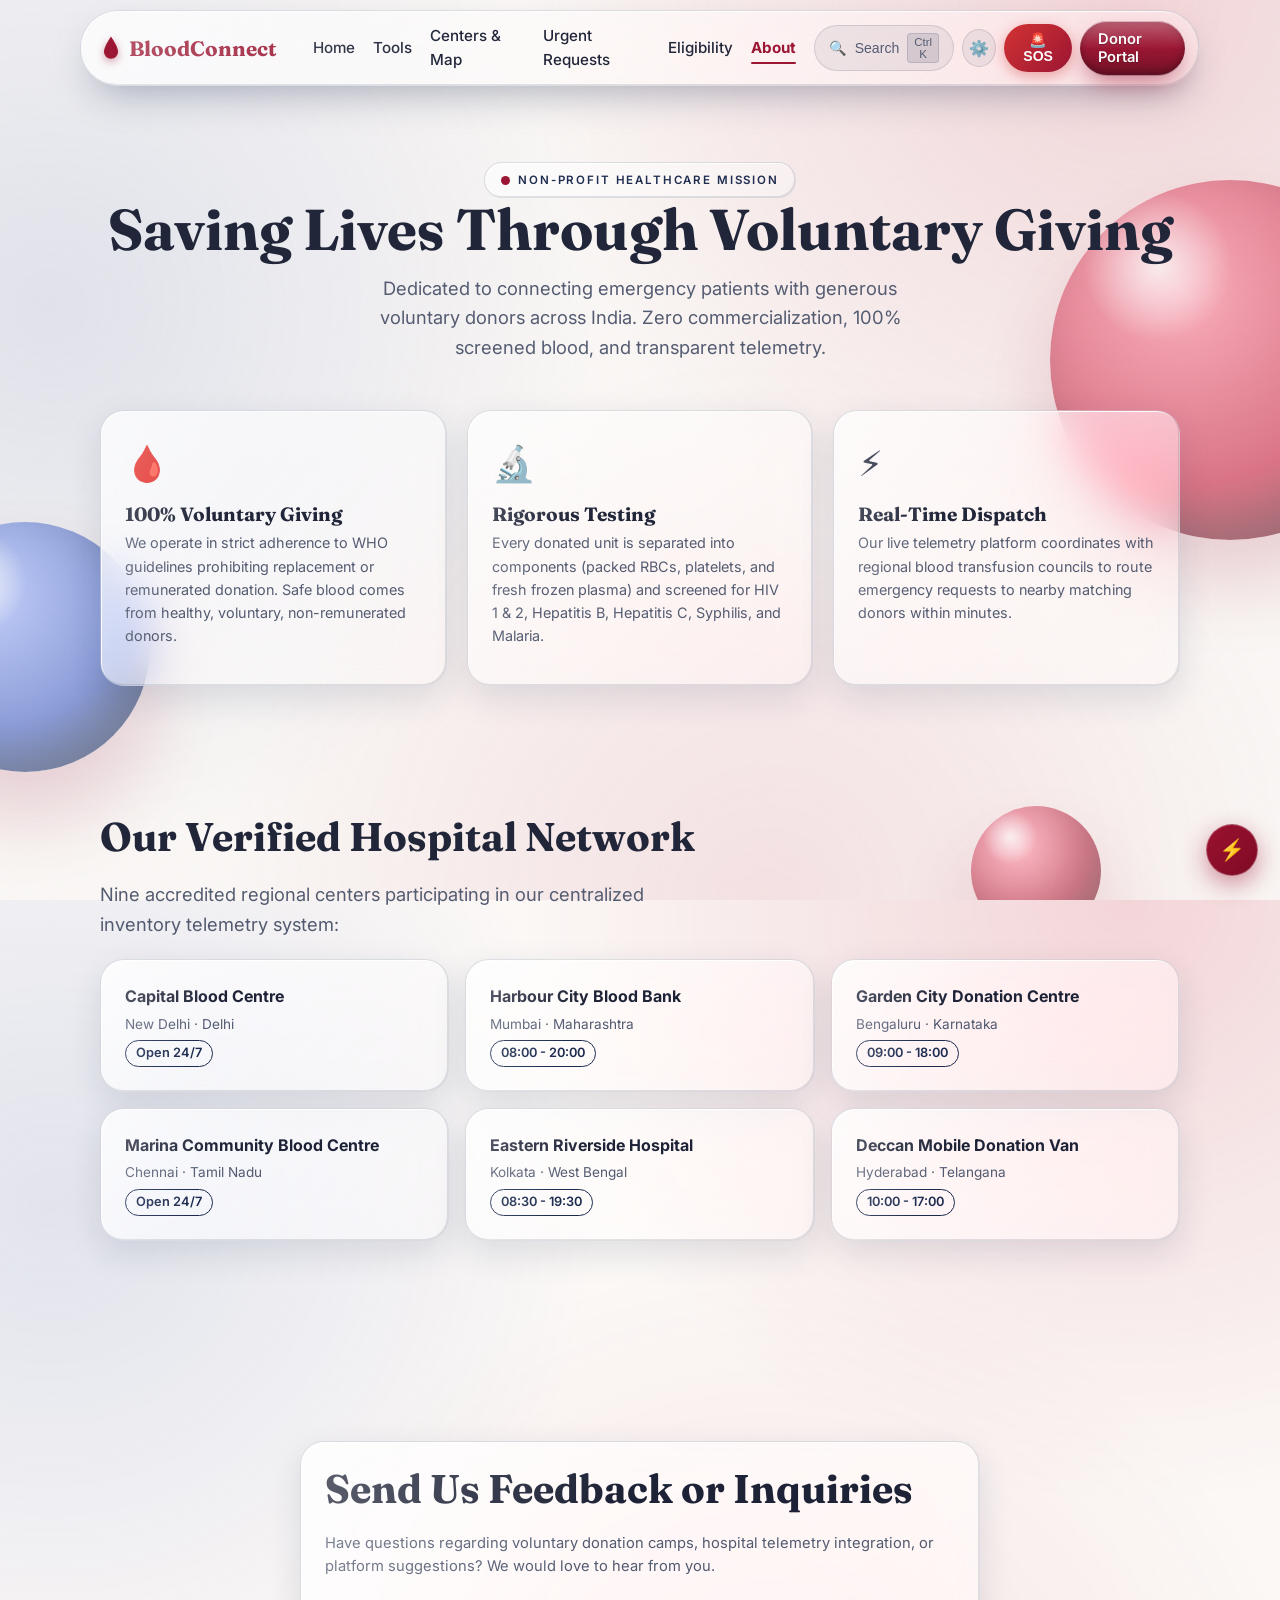
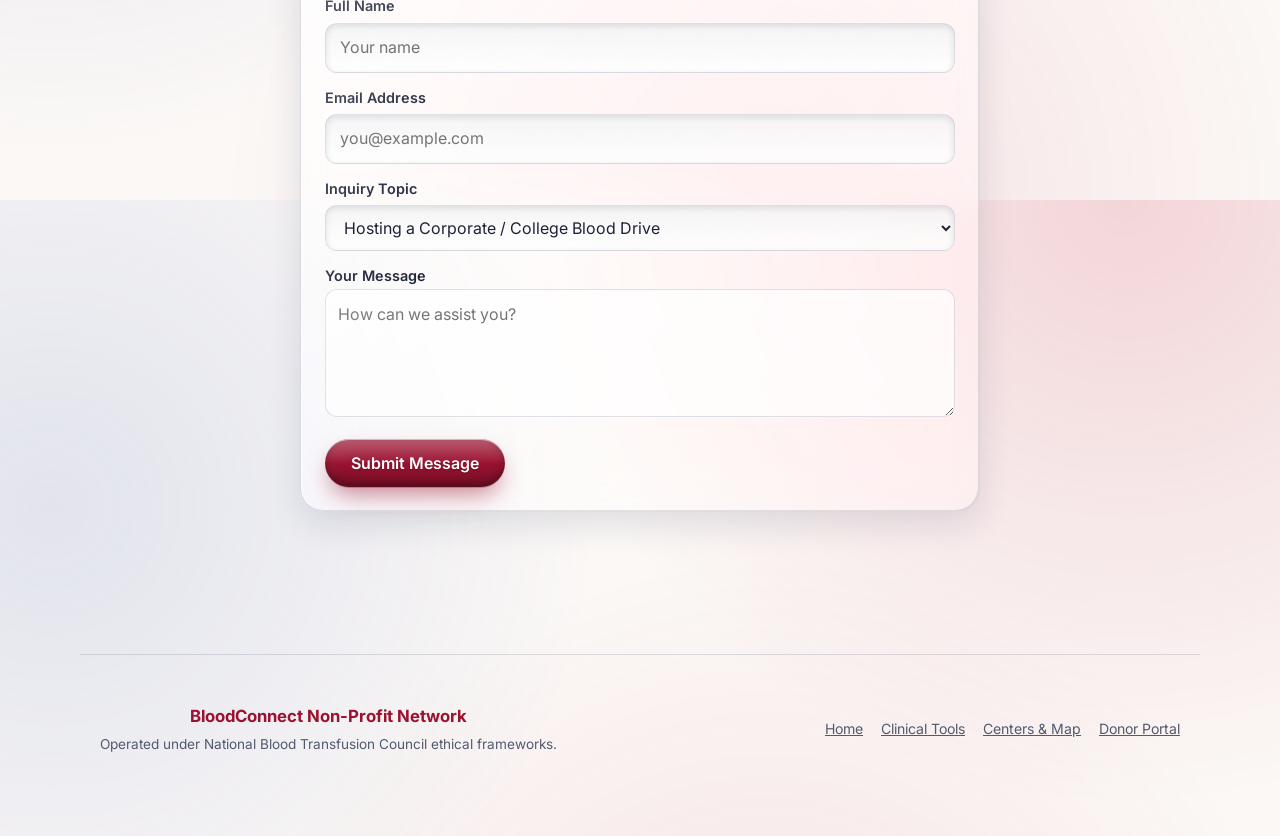
<file: about.html>
<!DOCTYPE html>
<html lang="en">
<head>
  <meta charset="utf-8">
  <meta name="viewport" content="width=device-width, initial-scale=1, viewport-fit=cover">
  <title>About BloodConnect · Mission, Partner Network &amp; Standards</title>
  <link rel="preconnect" href="https://fonts.googleapis.com">
  <link href="https://fonts.googleapis.com/css2?family=Fraunces:ital,opsz,wght@0,9..144,600;0,9..144,700;1,9..144,500;1,9..144,600&family=Inter:wght@400;500;600;700&display=swap" rel="stylesheet">
  <script>
    (function() {
      try {
        const theme = localStorage.getItem('bc_theme');
        if (theme) document.documentElement.setAttribute('data-theme', theme);
        const fs = localStorage.getItem('bc_font_size');
        if (fs) document.documentElement.setAttribute('data-font-size', fs);
        const cont = localStorage.getItem('bc_contrast');
        if (cont) document.documentElement.setAttribute('data-contrast', cont);
        const mot = localStorage.getItem('bc_motion');
        if (mot) document.documentElement.setAttribute('data-motion', mot);
      } catch (e) {}
      document.documentElement.classList.add('js');
    })();
  </script>
  <link rel="stylesheet" href="styles.css">
</head>
<body>
  <a class="skip-link" href="#main-content">Skip to about content</a>

  <div id="prog" aria-hidden="true"></div>
  <div class="grain" aria-hidden="true"></div>
  <div class="orbs" aria-hidden="true"><i class="orb o1"></i><i class="orb o2"></i><i class="orb o3"></i></div>

  <!-- NAVIGATION -->
  <nav>
    <div class="in2 card">
      <a class="brand" href="index.html">
        <svg width="20" height="26" viewBox="0 0 100 140" aria-hidden="true">
          <path d="M50 8C50 8 12 62 12 90a38 38 0 0 0 76 0C88 62 50 8 50 8z" fill="currentColor"/>
        </svg>
        BloodConnect
      </a>
      <span class="sp"></span>
      <a class="l" href="index.html">Home</a>
      <a class="l" href="tools.html">Tools</a>
      <a class="l" href="centers.html">Centers &amp; Map</a>
      <a class="l" href="requests.html">Urgent Requests</a>
      <a class="l" href="eligibility.html">Eligibility</a>
      <a class="l active" href="about.html">About</a>
      <div class="nav-actions">
        <button class="nav-search-btn" id="navSearchBtn" aria-label="Search" title="Search palette (Ctrl + K)">
          <span>🔍</span><span class="txt">Search</span><kbd>Ctrl K</kbd>
        </button>
        <button class="nav-icon-btn" id="navSettingsBtn" aria-label="Settings" title="Accessibility &amp; Settings">⚙️</button>
        <button class="btn-sos" id="navSosBtn" aria-label="Emergency SOS numbers" title="24/7 Helpline">🚨 SOS</button>
        <a class="btn sm" href="dashboard.html" id="navAuth">Donor Portal</a>
      </div>
    </div>
  </nav>

  <main id="main-content" style="padding-top:20px;padding-bottom:70px">
    <div class="wrap">
      <div class="page-header rv">
        <span class="tag s live"><i class="ld"></i>Non-Profit Healthcare Mission</span>
        <h1>Saving Lives Through Voluntary Giving</h1>
        <p class="lead">Dedicated to connecting emergency patients with generous voluntary donors across India. Zero commercialization, 100% screened blood, and transparent telemetry.</p>
      </div>

      <!-- CORE PILLARS GRID -->
      <div class="grid3 rv" style="gap:20px;margin-top:20px">
        <div class="card pad">
          <span style="font-size:2.2rem">🩸</span>
          <h3 style="margin:12px 0 6px">100% Voluntary Giving</h3>
          <p class="mute" style="font-size:.9rem;line-height:1.6">
            We operate in strict adherence to WHO guidelines prohibiting replacement or remunerated donation. Safe blood comes from healthy, voluntary, non-remunerated donors.
          </p>
        </div>

        <div class="card pad">
          <span style="font-size:2.2rem">🔬</span>
          <h3 style="margin:12px 0 6px">Rigorous Testing</h3>
          <p class="mute" style="font-size:.9rem;line-height:1.6">
            Every donated unit is separated into components (packed RBCs, platelets, and fresh frozen plasma) and screened for HIV 1 &amp; 2, Hepatitis B, Hepatitis C, Syphilis, and Malaria.
          </p>
        </div>

        <div class="card pad">
          <span style="font-size:2.2rem">⚡</span>
          <h3 style="margin:12px 0 6px">Real-Time Dispatch</h3>
          <p class="mute" style="font-size:.9rem;line-height:1.6">
            Our live telemetry platform coordinates with regional blood transfusion councils to route emergency requests to nearby matching donors within minutes.
          </p>
        </div>
      </div>

      <!-- ACCREDITED NETWORK OVERVIEW -->
      <section style="margin-top:56px">
        <h2 class="rv">Our Verified Hospital Network</h2>
        <p class="lead rv">Nine accredited regional centers participating in our centralized inventory telemetry system:</p>

        <div class="grid3 rv" style="gap:16px;margin-top:20px">
          <div class="card pad">
            <b>Capital Blood Centre</b>
            <p class="mute" style="font-size:.85rem;margin:4px 0">New Delhi · Delhi</p>
            <span class="tag s">Open 24/7</span>
          </div>

          <div class="card pad">
            <b>Harbour City Blood Bank</b>
            <p class="mute" style="font-size:.85rem;margin:4px 0">Mumbai · Maharashtra</p>
            <span class="tag s">08:00 - 20:00</span>
          </div>

          <div class="card pad">
            <b>Garden City Donation Centre</b>
            <p class="mute" style="font-size:.85rem;margin:4px 0">Bengaluru · Karnataka</p>
            <span class="tag s">09:00 - 18:00</span>
          </div>

          <div class="card pad">
            <b>Marina Community Blood Centre</b>
            <p class="mute" style="font-size:.85rem;margin:4px 0">Chennai · Tamil Nadu</p>
            <span class="tag s">Open 24/7</span>
          </div>

          <div class="card pad">
            <b>Eastern Riverside Hospital</b>
            <p class="mute" style="font-size:.85rem;margin:4px 0">Kolkata · West Bengal</p>
            <span class="tag s">08:30 - 19:30</span>
          </div>

          <div class="card pad">
            <b>Deccan Mobile Donation Van</b>
            <p class="mute" style="font-size:.85rem;margin:4px 0">Hyderabad · Telangana</p>
            <span class="tag s">10:00 - 17:00</span>
          </div>
        </div>
      </section>

      <!-- FEEDBACK & CONTACT FORM -->
      <section style="margin-top:56px">
        <div class="card pad rv" style="max-width:680px;margin:auto">
          <h2>Send Us Feedback or Inquiries</h2>
          <p class="mute" style="font-size:.92rem">Have questions regarding voluntary donation camps, hospital telemetry integration, or platform suggestions? We would love to hear from you.</p>

          <form id="formAboutFeedback" onsubmit="event.preventDefault(); AudioFX.play('success'); toast('Thank you! Your inquiry has been submitted.'); this.reset();">
            <label for="fbName">Full Name</label>
            <input id="fbName" type="text" placeholder="Your name" required>

            <label for="fbEmail">Email Address</label>
            <input id="fbEmail" type="email" placeholder="you@example.com" required>

            <label for="fbSubject">Inquiry Topic</label>
            <select id="fbSubject">
              <option>Hosting a Corporate / College Blood Drive</option>
              <option>Hospital Blood Bank Telemetry Integration</option>
              <option>Donor Experience or Center Feedback</option>
              <option>Volunteer Opportunities</option>
              <option>General Inquiries</option>
            </select>

            <label for="fbMessage">Your Message</label>
            <textarea id="fbMessage" rows="4" style="width:100%;font:inherit;padding:12px;border-radius:12px;border:1px solid var(--bd);background:var(--glass);color:var(--ink);resize:vertical" placeholder="How can we assist you?" required></textarea>

            <button class="btn" type="submit" style="margin-top:14px">Submit Message</button>
          </form>
        </div>
      </section>
    </div>
  </main>

  <!-- PROFESSIONAL FOOTER -->
  <footer class="wrap mute" style="padding:48px 20px 80px;border-top:1px solid var(--bd)">
    <div style="display:flex;flex-wrap:wrap;justify-content:space-between;align-items:center;gap:18px">
      <div>
        <b style="color:var(--cr);font-size:1.05rem">BloodConnect Non-Profit Network</b>
        <p style="margin:4px 0 0;font-size:.85rem">Operated under National Blood Transfusion Council ethical frameworks.</p>
      </div>
      <div style="display:flex;gap:18px;font-size:.88rem">
        <a href="index.html" style="color:inherit">Home</a>
        <a href="tools.html" style="color:inherit">Clinical Tools</a>
        <a href="centers.html" style="color:inherit">Centers &amp; Map</a>
        <a href="dashboard.html" style="color:inherit">Donor Portal</a>
      </div>
    </div>
  </footer>

  <!-- FLOATING QUICK DOCK & MODALS -->
  <div class="quick-dock" id="quickDock">
    <div class="dock-menu" id="dockMenu">
      <button class="dock-btn" id="dockBtnSettings">⚙️ Website Settings</button>
      <button class="dock-btn" id="dockBtnTools" onclick="location.href='tools.html'">🩸 Clinical Tools</button>
      <button class="dock-btn" id="dockBtnSearch">🔍 Search (Ctrl+K)</button>
      <button class="dock-btn" id="dockBtnSos" style="color:#d32f2f">🚨 Emergency SOS</button>
      <button class="dock-btn" id="dockBtnSound">🔊 Sound Effects: <span id="dockSoundStatus">ON</span></button>
    </div>
    <button class="dock-toggle" id="dockToggle" aria-label="Quick tools" title="Quick Tools Menu">⚡</button>
  </div>

  <dialog id="commandPalette">
    <div class="cmd-head">
      <span>🔍</span>
      <input type="text" class="cmd-input" id="cmdInput" placeholder="Type to search..." autocomplete="off">
      <kbd style="font-size:.75rem;padding:2px 6px;border:1px solid var(--bd);border-radius:4px">ESC</kbd>
    </div>
    <div class="cmd-list" id="cmdList"></div>
  </dialog>

  <dialog id="sosModal" class="modal-compact">
    <div>
      <div style="display:flex;justify-content:space-between;align-items:center;margin-bottom:12px">
        <h3 style="margin:0;color:#d32f2f">🚨 Emergency Blood Helplines</h3>
        <button class="btn sm ghost" type="button" onclick="this.closest('dialog').close()">✕</button>
      </div>
      <p class="mute" style="font-size:.88rem;margin-bottom:16px">Official 24/7 blood transfusion hotlines. Tap to dial directly.</p>
      <div style="display:flex;flex-direction:column;gap:10px">
        <a href="tel:1910" class="card pad" style="display:flex;justify-content:space-between;align-items:center;text-decoration:none;color:var(--ink);padding:14px 18px">
          <div><b style="display:block;font-size:1.1rem">1910</b><small class="mute">National Blood Transfusion Council</small></div>
          <span class="btn sm">📞 Call 1910</span>
        </a>
        <a href="tel:104" class="card pad" style="display:flex;justify-content:space-between;align-items:center;text-decoration:none;color:var(--ink);padding:14px 18px">
          <div><b style="display:block;font-size:1.1rem">104</b><small class="mute">National Health Helpline</small></div>
          <span class="btn sm">📞 Call 104</span>
        </a>
      </div>
      <div style="margin-top:16px;text-align:center">
        <button class="btn sm ghost" type="button" onclick="this.closest('dialog').close()">Close</button>
      </div>
    </div>
  </dialog>

  <dialog id="siteSettingsModal" class="modal-compact">
    <div>
      <div style="display:flex;justify-content:space-between;align-items:center;margin-bottom:14px">
        <h3 style="margin:0">⚙️ Settings &amp; Accessibility</h3>
        <button class="btn sm ghost" type="button" onclick="this.closest('dialog').close()">✕</button>
      </div>
      <div style="margin-bottom:18px">
        <label style="display:block;margin-bottom:6px">Theme</label>
        <div style="display:grid;grid-template-columns:1fr 1fr 1fr;gap:8px" id="themeGroup">
          <button class="chip" data-theme-btn="auto">Auto System</button>
          <button class="chip" data-theme-btn="light">☀️ Light</button>
          <button class="chip" data-theme-btn="dark">🌙 Dark</button>
        </div>
      </div>
      <div style="margin-bottom:18px">
        <label style="display:block;margin-bottom:6px">Text Size</label>
        <div style="display:grid;grid-template-columns:repeat(4, 1fr);gap:8px" id="fontGroup">
          <button class="chip" data-fs="sm">A-</button>
          <button class="chip" data-fs="md">A</button>
          <button class="chip" data-fs="lg">A+</button>
          <button class="chip" data-fs="xl">A++</button>
        </div>
      </div>
      <div style="margin-bottom:18px">
        <label style="display:flex;justify-content:space-between;align-items:center;cursor:pointer">
          <div><b>High Contrast Mode</b><small class="mute" style="display:block">Enhanced contrast borders</small></div>
          <input type="checkbox" id="toggleHighContrast" style="width:20px;height:20px;margin:0">
        </label>
      </div>
      <div style="margin-bottom:18px">
        <label style="display:flex;justify-content:space-between;align-items:center;cursor:pointer">
          <div><b>Sound Effects</b><small class="mute" style="display:block">Audio feedback for actions</small></div>
          <input type="checkbox" id="toggleSoundFx" checked style="width:20px;height:20px;margin:0">
        </label>
      </div>
      <div style="display:flex;gap:10px;margin-top:20px">
        <button class="btn sm" id="btnResetSettings" type="button" style="flex:1">Reset Defaults</button>
        <button class="btn sm ghost" type="button" onclick="this.closest('dialog').close()">Done</button>
      </div>
    </div>
  </dialog>

  <div id="toast" role="status"></div>

  <script src="Script.js"></script>
</body>
</html>
</file>
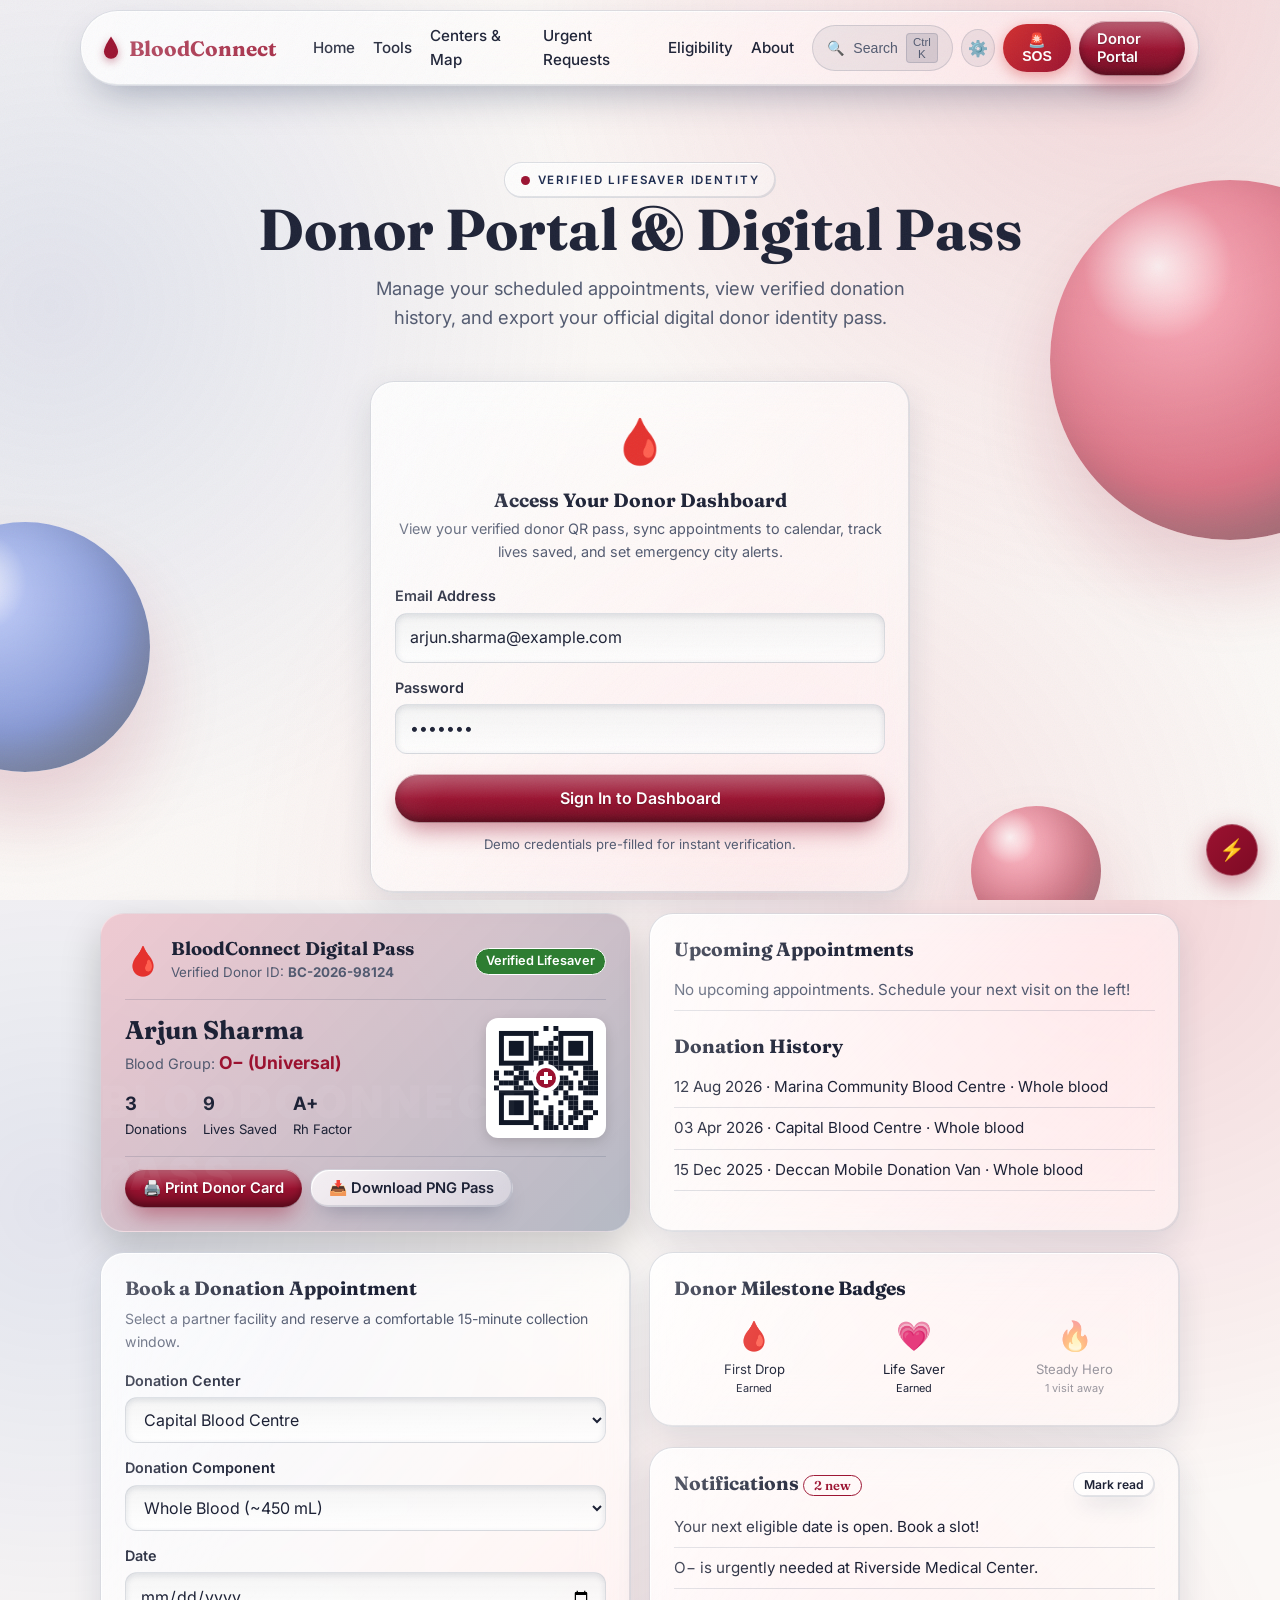
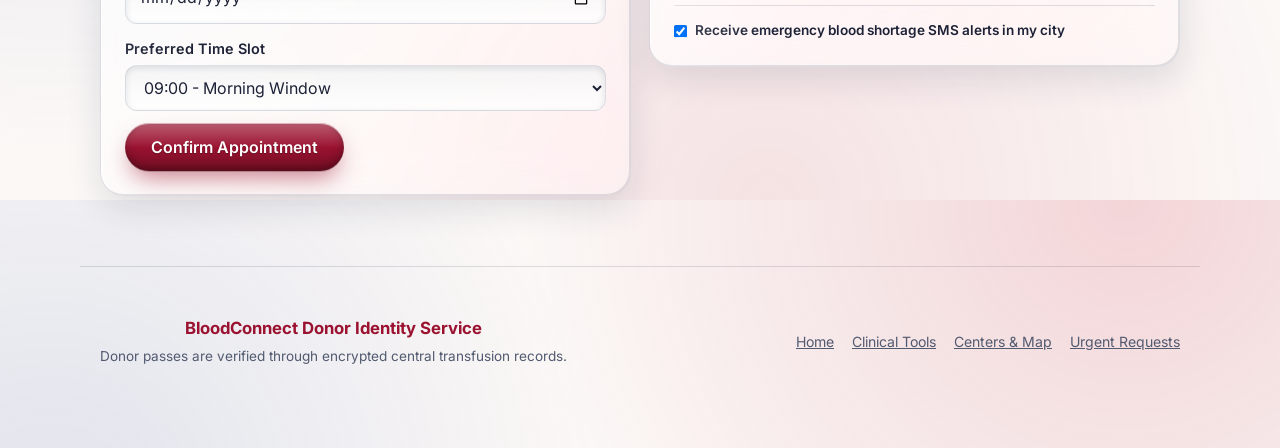
<file: dashboard.html>
<!DOCTYPE html>
<html lang="en">
<head>
  <meta charset="utf-8">
  <meta name="viewport" content="width=device-width, initial-scale=1, viewport-fit=cover">
  <title>Donor Portal &amp; Digital Pass · BloodConnect</title>
  <link rel="preconnect" href="https://fonts.googleapis.com">
  <link href="https://fonts.googleapis.com/css2?family=Fraunces:ital,opsz,wght@0,9..144,600;0,9..144,700;1,9..144,500;1,9..144,600&family=Inter:wght@400;500;600;700&display=swap" rel="stylesheet">
  <script>
    (function() {
      try {
        const theme = localStorage.getItem('bc_theme');
        if (theme) document.documentElement.setAttribute('data-theme', theme);
        const fs = localStorage.getItem('bc_font_size');
        if (fs) document.documentElement.setAttribute('data-font-size', fs);
        const cont = localStorage.getItem('bc_contrast');
        if (cont) document.documentElement.setAttribute('data-contrast', cont);
        const mot = localStorage.getItem('bc_motion');
        if (mot) document.documentElement.setAttribute('data-motion', mot);
      } catch (e) {}
      document.documentElement.classList.add('js');
    })();
  </script>
  <link rel="stylesheet" href="styles.css">
</head>
<body>
  <a class="skip-link" href="#main-content">Skip to donor dashboard</a>

  <div id="prog" aria-hidden="true"></div>
  <div class="grain" aria-hidden="true"></div>
  <div class="orbs" aria-hidden="true"><i class="orb o1"></i><i class="orb o2"></i><i class="orb o3"></i></div>

  <!-- NAVIGATION -->
  <nav>
    <div class="in2 card">
      <a class="brand" href="index.html">
        <svg width="20" height="26" viewBox="0 0 100 140" aria-hidden="true">
          <path d="M50 8C50 8 12 62 12 90a38 38 0 0 0 76 0C88 62 50 8 50 8z" fill="currentColor"/>
        </svg>
        BloodConnect
      </a>
      <span class="sp"></span>
      <a class="l" href="index.html">Home</a>
      <a class="l" href="tools.html">Tools</a>
      <a class="l" href="centers.html">Centers &amp; Map</a>
      <a class="l" href="requests.html">Urgent Requests</a>
      <a class="l" href="eligibility.html">Eligibility</a>
      <a class="l" href="about.html">About</a>
      <div class="nav-actions">
        <button class="nav-search-btn" id="navSearchBtn" aria-label="Search" title="Search palette (Ctrl + K)">
          <span>🔍</span><span class="txt">Search</span><kbd>Ctrl K</kbd>
        </button>
        <button class="nav-icon-btn" id="navSettingsBtn" aria-label="Settings" title="Accessibility &amp; Settings">⚙️</button>
        <button class="btn-sos" id="navSosBtn" aria-label="Emergency SOS numbers" title="24/7 Helpline">🚨 SOS</button>
        <a class="btn sm active" href="dashboard.html" id="navAuth">Donor Portal</a>
      </div>
    </div>
  </nav>

  <main id="main-content" style="padding-top:20px;padding-bottom:70px">
    <div class="wrap">
      <div class="page-header rv">
        <span class="tag s live"><i class="ld"></i>Verified Lifesaver Identity</span>
        <h1>Donor Portal &amp; Digital Pass</h1>
        <p class="lead">Manage your scheduled appointments, view verified donation history, and export your official digital donor identity pass.</p>
      </div>

      <!-- LOCKED STATE (LOGIN PROMPT) -->
      <div id="lock" class="card pad rv" style="max-width:540px;margin:20px auto;text-align:center">
        <span style="font-size:2.8rem">🩸</span>
        <h3 style="margin:12px 0 6px">Access Your Donor Dashboard</h3>
        <p class="mute" style="font-size:.9rem;margin-bottom:20px">
          View your verified donor QR pass, sync appointments to calendar, track lives saved, and set emergency city alerts.
        </p>

        <form id="af" style="text-align:left">
          <label for="em">Email Address</label>
          <input id="em" type="email" autocomplete="email" value="arjun.sharma@example.com" required>

          <label for="pw">Password</label>
          <input id="pw" type="password" autocomplete="current-password" minlength="6" value="demo123" required>

          <button class="btn" type="submit" style="width:100%;margin-top:8px">Sign In to Dashboard</button>
          <p class="mute" style="font-size:.82rem;text-align:center;margin-top:12px">Demo credentials pre-filled for instant verification.</p>
        </form>
      </div>

      <!-- UNLOCKED DASHBOARD -->
      <div id="dash" class="grid2" hidden>
        <!-- Left Column: Donor ID Pass & Booking -->
        <div style="display:flex;flex-direction:column;gap:20px">
          <!-- Digital Donor Card -->
          <div class="donor-pass" id="donorPassCard">
            <div class="pass-header">
              <div style="display:flex;align-items:center;gap:10px">
                <span style="font-size:1.8rem">🩸</span>
                <div>
                  <h3 style="margin:0;font-size:1.15rem">BloodConnect Digital Pass</h3>
                  <small class="mute">Verified Donor ID: <b id="passDonorId">BC-2026-98124</b></small>
                </div>
              </div>
              <span class="tag" style="background:#2e7d32;color:#fff">Verified Lifesaver</span>
            </div>
            <div class="pass-grid">
              <div>
                <h2 id="passName" style="margin:0 0 4px;font-size:1.6rem">Arjun Sharma</h2>
                <p class="mute" style="margin:0 0 12px;font-size:.9rem">Blood Group: <b style="color:var(--cr);font-size:1.1rem" id="passBloodGroup">O− (Universal)</b></p>
                <div style="display:flex;gap:16px;font-size:.82rem">
                  <div><b style="font-size:1.15rem;display:block">3</b>Donations</div>
                  <div><b style="font-size:1.15rem;display:block">9</b>Lives Saved</div>
                  <div><b style="font-size:1.15rem;display:block">A+</b>Rh Factor</div>
                </div>
              </div>
              <div class="pass-qr">
                <canvas id="donorQrCanvas" width="104" height="104"></canvas>
              </div>
            </div>
            <div style="display:flex;flex-wrap:wrap;gap:8px;margin-top:16px;padding-top:12px;border-top:1px solid var(--bd)">
              <button class="btn sm" id="btnPrintPass">🖨️ Print Donor Card</button>
              <button class="btn sm ghost" id="btnDownloadPass">📥 Download PNG Pass</button>
            </div>
          </div>

          <!-- Booking Form -->
          <div class="card pad">
            <h3 id="hi">Book a Donation Appointment</h3>
            <p class="mute" style="font-size:.88rem">Select a partner facility and reserve a comfortable 15-minute collection window.</p>
            <form id="bk">
              <label for="bc">Donation Center</label>
              <select id="bc"></select>

              <label for="bcomp">Donation Component</label>
              <select id="bcomp">
                <option value="Whole blood">Whole Blood (~450 mL)</option>
                <option value="Platelets">Platelets Apheresis</option>
                <option value="Plasma">Plasma Apheresis</option>
              </select>

              <label for="bd">Date</label>
              <input id="bd" type="date" required>

              <label for="bt">Preferred Time Slot</label>
              <select id="bt">
                <option>09:00 - Morning Window</option>
                <option>11:30 - Midday Window</option>
                <option>14:00 - Afternoon Window</option>
                <option>16:30 - Evening Window</option>
              </select>

              <button class="btn" type="submit">Confirm Appointment</button>
            </form>
          </div>
        </div>

        <!-- Right Column: Upcoming, History, Badges, Notifications -->
        <div style="display:flex;flex-direction:column;gap:20px">
          <div class="card pad">
            <div style="display:flex;justify-content:space-between;align-items:center;margin-bottom:10px">
              <h3 style="margin:0">Upcoming Appointments</h3>
            </div>
            <ul id="appts">
              <li class="mute">No upcoming appointments. Schedule your next visit on the left!</li>
            </ul>

            <h3 style="margin-top:24px">Donation History</h3>
            <ul>
              <li>12 Aug 2026 · Marina Community Blood Centre · Whole blood</li>
              <li>03 Apr 2026 · Capital Blood Centre · Whole blood</li>
              <li>15 Dec 2025 · Deccan Mobile Donation Van · Whole blood</li>
            </ul>
          </div>

          <div class="card pad">
            <h3>Donor Milestone Badges</h3>
            <div style="display:flex;justify-content:space-around;margin-top:10px">
              <div class="bd"><span>🩸</span>First Drop<small>Earned</small></div>
              <div class="bd"><span>💗</span>Life Saver<small>Earned</small></div>
              <div class="bd off"><span>🔥</span>Steady Hero<small>1 visit away</small></div>
            </div>
          </div>

          <div class="card pad">
            <div style="display:flex;justify-content:space-between;align-items:center;margin-bottom:10px">
              <h3 style="margin:0">Notifications <span class="tag" id="nc">2 new</span></h3>
              <button class="btn sm ghost" id="btnMarkNotesRead" style="padding:4px 10px;font-size:.76rem">Mark read</button>
            </div>
            <ul id="notes">
              <li>Your next eligible date is open. Book a slot!</li>
              <li>O− is urgently needed at Riverside Medical Center.</li>
            </ul>
            <div style="border-top:1px solid var(--bd);padding-top:14px;margin-top:14px">
              <label style="display:flex;align-items:center;gap:8px;font-size:.85rem;cursor:pointer">
                <input type="checkbox" id="chkSmsAlerts" checked style="width:auto;margin:0">
                Receive emergency blood shortage SMS alerts in my city
              </label>
            </div>
          </div>
        </div>
      </div>
    </div>
  </main>

  <!-- PROFESSIONAL FOOTER -->
  <footer class="wrap mute" style="padding:48px 20px 80px;border-top:1px solid var(--bd)">
    <div style="display:flex;flex-wrap:wrap;justify-content:space-between;align-items:center;gap:18px">
      <div>
        <b style="color:var(--cr);font-size:1.05rem">BloodConnect Donor Identity Service</b>
        <p style="margin:4px 0 0;font-size:.85rem">Donor passes are verified through encrypted central transfusion records.</p>
      </div>
      <div style="display:flex;gap:18px;font-size:.88rem">
        <a href="index.html" style="color:inherit">Home</a>
        <a href="tools.html" style="color:inherit">Clinical Tools</a>
        <a href="centers.html" style="color:inherit">Centers &amp; Map</a>
        <a href="requests.html" style="color:inherit">Urgent Requests</a>
      </div>
    </div>
  </footer>

  <!-- FLOATING QUICK DOCK & MODALS -->
  <div class="quick-dock" id="quickDock">
    <div class="dock-menu" id="dockMenu">
      <button class="dock-btn" id="dockBtnSettings">⚙️ Website Settings</button>
      <button class="dock-btn" id="dockBtnTools" onclick="location.href='tools.html'">🩸 Clinical Tools</button>
      <button class="dock-btn" id="dockBtnSearch">🔍 Search (Ctrl+K)</button>
      <button class="dock-btn" id="dockBtnSos" style="color:#d32f2f">🚨 Emergency SOS</button>
      <button class="dock-btn" id="dockBtnSound">🔊 Sound Effects: <span id="dockSoundStatus">ON</span></button>
    </div>
    <button class="dock-toggle" id="dockToggle" aria-label="Quick tools" title="Quick Tools Menu">⚡</button>
  </div>

  <dialog id="commandPalette">
    <div class="cmd-head">
      <span>🔍</span>
      <input type="text" class="cmd-input" id="cmdInput" placeholder="Type to search..." autocomplete="off">
      <kbd style="font-size:.75rem;padding:2px 6px;border:1px solid var(--bd);border-radius:4px">ESC</kbd>
    </div>
    <div class="cmd-list" id="cmdList"></div>
  </dialog>

  <dialog id="sosModal" class="modal-compact">
    <div>
      <div style="display:flex;justify-content:space-between;align-items:center;margin-bottom:12px">
        <h3 style="margin:0;color:#d32f2f">🚨 Emergency Blood Helplines</h3>
        <button class="btn sm ghost" type="button" onclick="this.closest('dialog').close()">✕</button>
      </div>
      <p class="mute" style="font-size:.88rem;margin-bottom:16px">Official 24/7 blood transfusion hotlines. Tap to dial directly.</p>
      <div style="display:flex;flex-direction:column;gap:10px">
        <a href="tel:1910" class="card pad" style="display:flex;justify-content:space-between;align-items:center;text-decoration:none;color:var(--ink);padding:14px 18px">
          <div><b style="display:block;font-size:1.1rem">1910</b><small class="mute">National Blood Transfusion Council</small></div>
          <span class="btn sm">📞 Call 1910</span>
        </a>
        <a href="tel:104" class="card pad" style="display:flex;justify-content:space-between;align-items:center;text-decoration:none;color:var(--ink);padding:14px 18px">
          <div><b style="display:block;font-size:1.1rem">104</b><small class="mute">National Health Helpline</small></div>
          <span class="btn sm">📞 Call 104</span>
        </a>
      </div>
      <div style="margin-top:16px;text-align:center">
        <button class="btn sm ghost" type="button" onclick="this.closest('dialog').close()">Close</button>
      </div>
    </div>
  </dialog>

  <dialog id="siteSettingsModal" class="modal-compact">
    <div>
      <div style="display:flex;justify-content:space-between;align-items:center;margin-bottom:14px">
        <h3 style="margin:0">⚙️ Settings &amp; Accessibility</h3>
        <button class="btn sm ghost" type="button" onclick="this.closest('dialog').close()">✕</button>
      </div>
      <div style="margin-bottom:18px">
        <label style="display:block;margin-bottom:6px">Theme</label>
        <div style="display:grid;grid-template-columns:1fr 1fr 1fr;gap:8px" id="themeGroup">
          <button class="chip" data-theme-btn="auto">Auto System</button>
          <button class="chip" data-theme-btn="light">☀️ Light</button>
          <button class="chip" data-theme-btn="dark">🌙 Dark</button>
        </div>
      </div>
      <div style="margin-bottom:18px">
        <label style="display:block;margin-bottom:6px">Text Size</label>
        <div style="display:grid;grid-template-columns:repeat(4, 1fr);gap:8px" id="fontGroup">
          <button class="chip" data-fs="sm">A-</button>
          <button class="chip" data-fs="md">A</button>
          <button class="chip" data-fs="lg">A+</button>
          <button class="chip" data-fs="xl">A++</button>
        </div>
      </div>
      <div style="margin-bottom:18px">
        <label style="display:flex;justify-content:space-between;align-items:center;cursor:pointer">
          <div><b>High Contrast Mode</b><small class="mute" style="display:block">Enhanced contrast borders</small></div>
          <input type="checkbox" id="toggleHighContrast" style="width:20px;height:20px;margin:0">
        </label>
      </div>
      <div style="margin-bottom:18px">
        <label style="display:flex;justify-content:space-between;align-items:center;cursor:pointer">
          <div><b>Sound Effects</b><small class="mute" style="display:block">Audio feedback for actions</small></div>
          <input type="checkbox" id="toggleSoundFx" checked style="width:20px;height:20px;margin:0">
        </label>
      </div>
      <div style="display:flex;gap:10px;margin-top:20px">
        <button class="btn sm" id="btnResetSettings" type="button" style="flex:1">Reset Defaults</button>
        <button class="btn sm ghost" type="button" onclick="this.closest('dialog').close()">Done</button>
      </div>
    </div>
  </dialog>

  <div id="toast" role="status"></div>

  <script src="Script.js"></script>
</body>
</html>
</file>
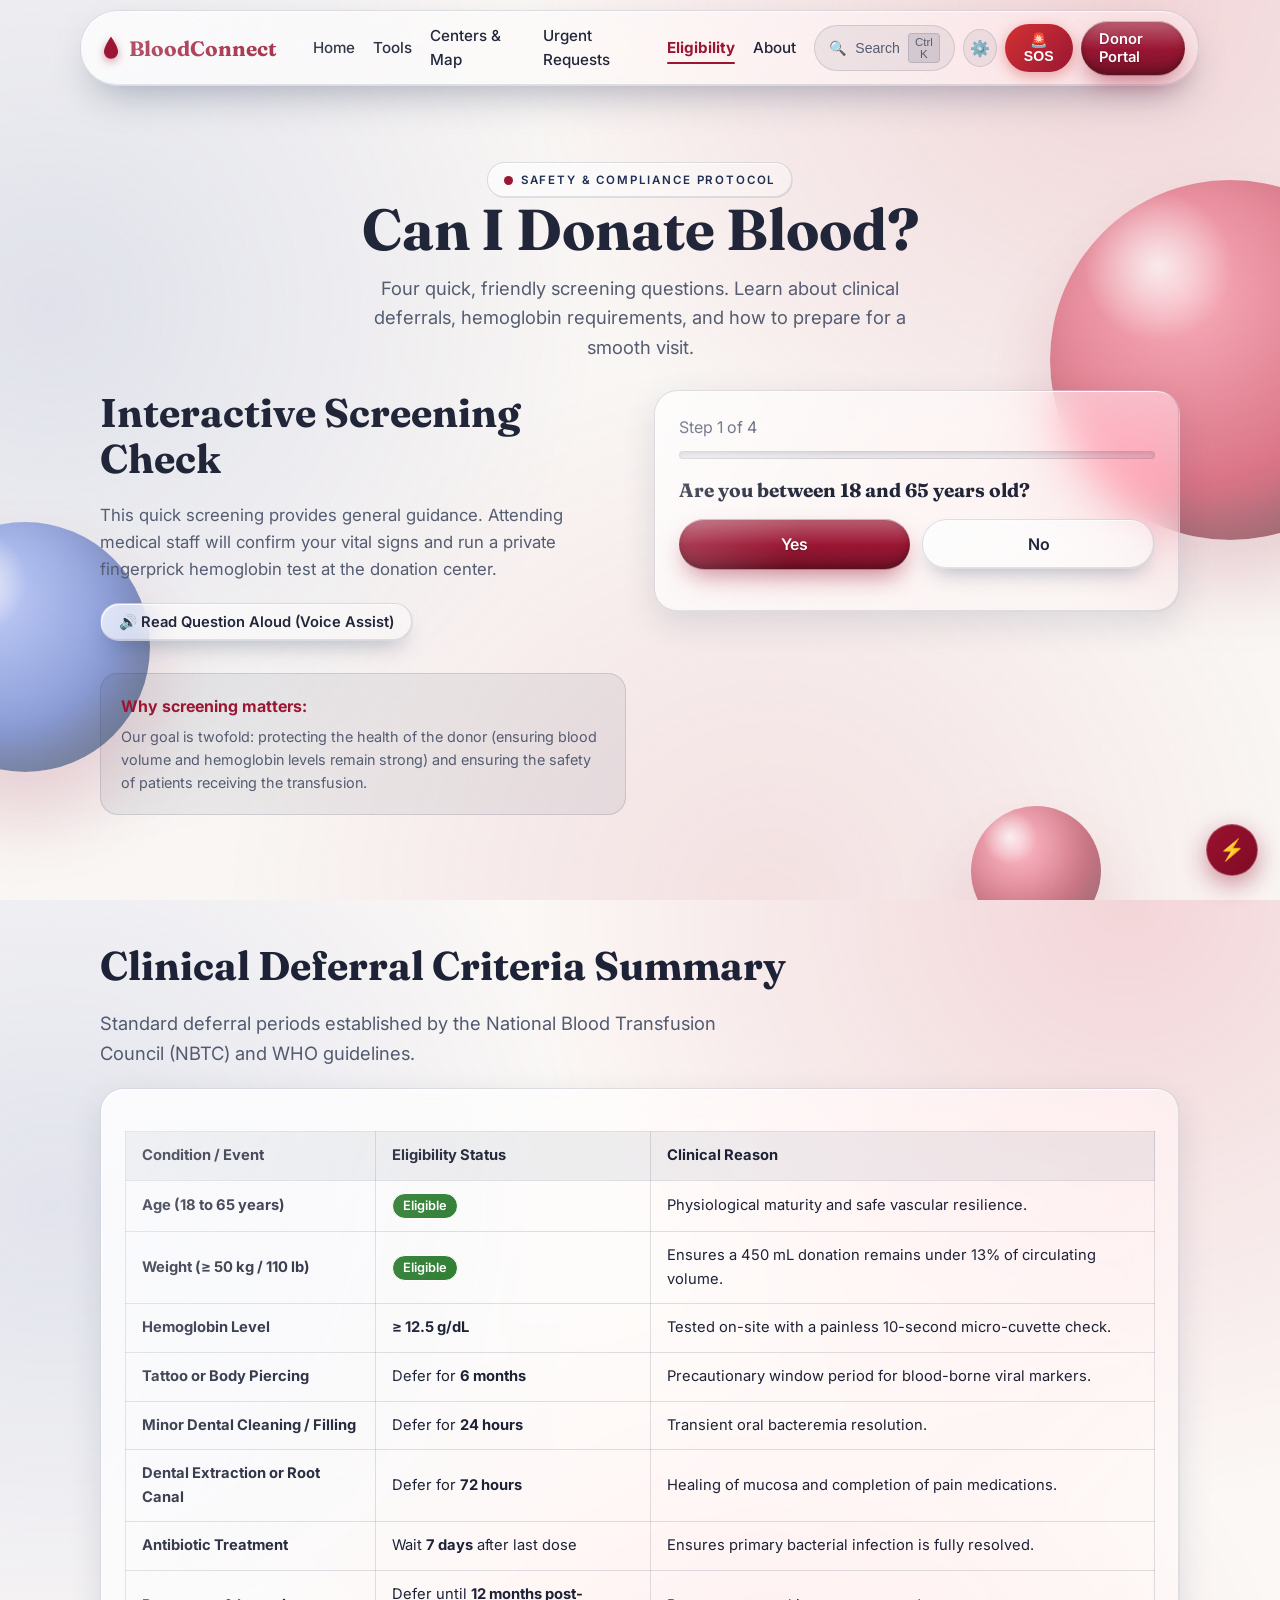
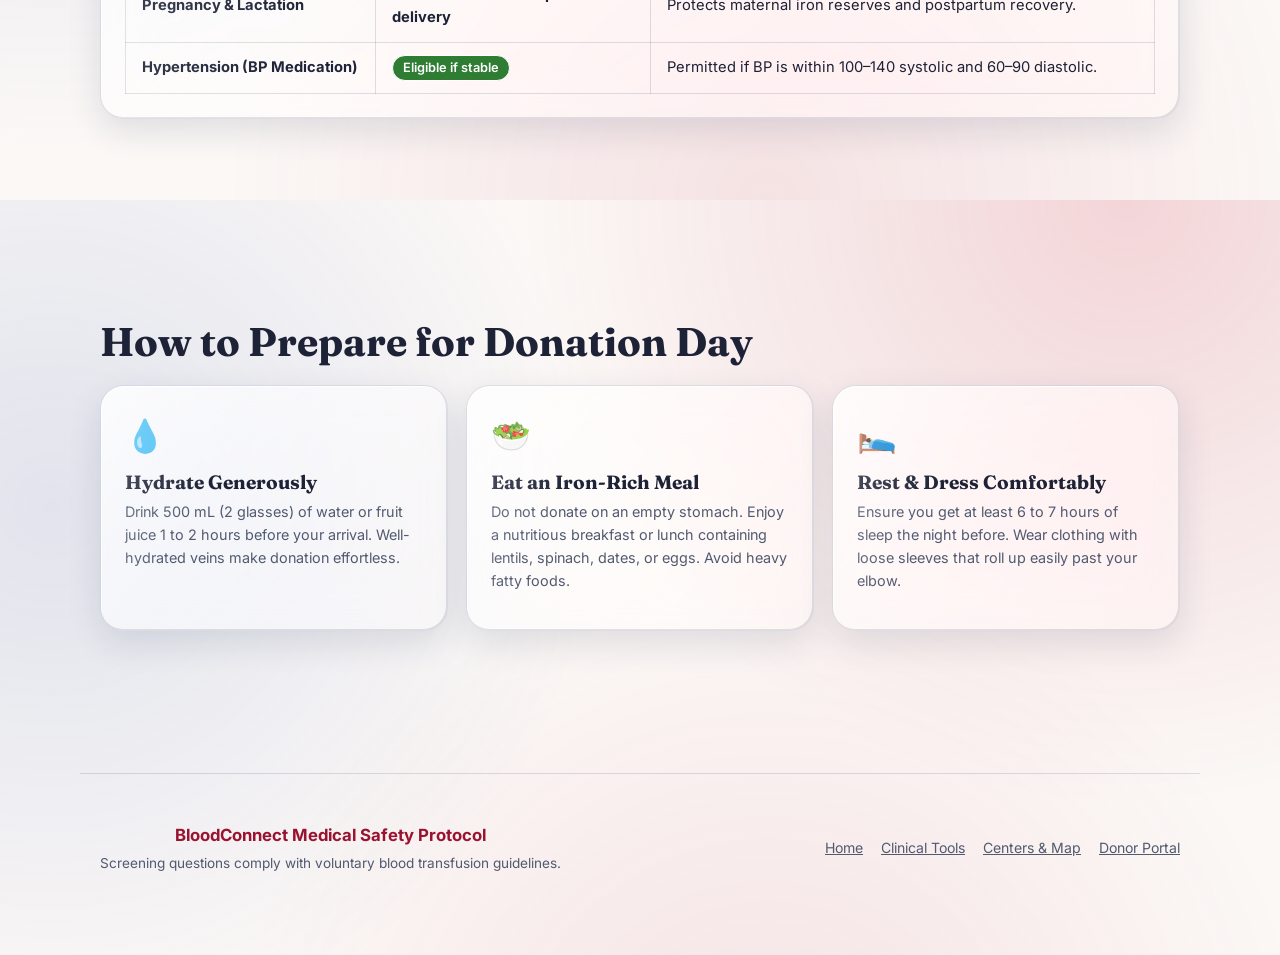
<file: eligibility.html>
<!DOCTYPE html>
<html lang="en">
<head>
  <meta charset="utf-8">
  <meta name="viewport" content="width=device-width, initial-scale=1, viewport-fit=cover">
  <title>Can I Donate Blood? · Eligibility &amp; Screening Guidelines</title>
  <link rel="preconnect" href="https://fonts.googleapis.com">
  <link href="https://fonts.googleapis.com/css2?family=Fraunces:ital,opsz,wght@0,9..144,600;0,9..144,700;1,9..144,500;1,9..144,600&family=Inter:wght@400;500;600;700&display=swap" rel="stylesheet">
  <script>
    (function() {
      try {
        const theme = localStorage.getItem('bc_theme');
        if (theme) document.documentElement.setAttribute('data-theme', theme);
        const fs = localStorage.getItem('bc_font_size');
        if (fs) document.documentElement.setAttribute('data-font-size', fs);
        const cont = localStorage.getItem('bc_contrast');
        if (cont) document.documentElement.setAttribute('data-contrast', cont);
        const mot = localStorage.getItem('bc_motion');
        if (mot) document.documentElement.setAttribute('data-motion', mot);
      } catch (e) {}
      document.documentElement.classList.add('js');
    })();
  </script>
  <link rel="stylesheet" href="styles.css">
</head>
<body>
  <a class="skip-link" href="#main-content">Skip to eligibility quiz</a>

  <div id="prog" aria-hidden="true"></div>
  <div class="grain" aria-hidden="true"></div>
  <div class="orbs" aria-hidden="true"><i class="orb o1"></i><i class="orb o2"></i><i class="orb o3"></i></div>

  <!-- NAVIGATION -->
  <nav>
    <div class="in2 card">
      <a class="brand" href="index.html">
        <svg width="20" height="26" viewBox="0 0 100 140" aria-hidden="true">
          <path d="M50 8C50 8 12 62 12 90a38 38 0 0 0 76 0C88 62 50 8 50 8z" fill="currentColor"/>
        </svg>
        BloodConnect
      </a>
      <span class="sp"></span>
      <a class="l" href="index.html">Home</a>
      <a class="l" href="tools.html">Tools</a>
      <a class="l" href="centers.html">Centers &amp; Map</a>
      <a class="l" href="requests.html">Urgent Requests</a>
      <a class="l active" href="eligibility.html">Eligibility</a>
      <a class="l" href="about.html">About</a>
      <div class="nav-actions">
        <button class="nav-search-btn" id="navSearchBtn" aria-label="Search" title="Search palette (Ctrl + K)">
          <span>🔍</span><span class="txt">Search</span><kbd>Ctrl K</kbd>
        </button>
        <button class="nav-icon-btn" id="navSettingsBtn" aria-label="Settings" title="Accessibility &amp; Settings">⚙️</button>
        <button class="btn-sos" id="navSosBtn" aria-label="Emergency SOS numbers" title="24/7 Helpline">🚨 SOS</button>
        <a class="btn sm" href="dashboard.html" id="navAuth">Donor Portal</a>
      </div>
    </div>
  </nav>

  <main id="main-content" style="padding-top:20px;padding-bottom:70px">
    <div class="wrap">
      <div class="page-header rv">
        <span class="tag s live"><i class="ld"></i>Safety &amp; Compliance Protocol</span>
        <h1>Can I Donate Blood?</h1>
        <p class="lead">Four quick, friendly screening questions. Learn about clinical deferrals, hemoglobin requirements, and how to prepare for a smooth visit.</p>
      </div>

      <!-- QUIZ GRID -->
      <div class="grid2 rv" style="align-items:start;gap:28px">
        <div>
          <h2>Interactive Screening Check</h2>
          <p class="lead" style="font-size:1.05rem">
            This quick screening provides general guidance. Attending medical staff will confirm your vital signs and run a private fingerprick hemoglobin test at the donation center.
          </p>
          <div style="margin-top:20px">
            <button class="btn sm ghost" id="btnQuizTts">🔊 Read Question Aloud (Voice Assist)</button>
          </div>

          <div style="margin-top:32px;background:var(--chip);padding:20px;border-radius:18px;border:1px solid var(--bd)">
            <b style="color:var(--cr);display:block;margin-bottom:6px">Why screening matters:</b>
            <p class="mute" style="margin:0;font-size:.9rem;line-height:1.6">
              Our goal is twofold: protecting the health of the donor (ensuring blood volume and hemoglobin levels remain strong) and ensuring the safety of patients receiving the transfusion.
            </p>
          </div>
        </div>

        <div class="card pad" id="elig" aria-live="polite">
          <!-- Populated dynamically by er() in Script.js -->
        </div>
      </div>

      <!-- MEDICAL DEFERRAL GUIDELINES TABLE -->
      <section style="margin-top:56px">
        <h2 class="rv">Clinical Deferral Criteria Summary</h2>
        <p class="lead rv">Standard deferral periods established by the National Blood Transfusion Council (NBTC) and WHO guidelines.</p>

        <div class="card pad rv" style="overflow-x:auto;margin-top:20px">
          <table class="deferral-table">
            <thead>
              <tr>
                <th>Condition / Event</th>
                <th>Eligibility Status</th>
                <th>Clinical Reason</th>
              </tr>
            </thead>
            <tbody>
              <tr>
                <td><b>Age (18 to 65 years)</b></td>
                <td><span class="tag s" style="background:#2e7d32;color:#fff">Eligible</span></td>
                <td>Physiological maturity and safe vascular resilience.</td>
              </tr>
              <tr>
                <td><b>Weight (&ge; 50 kg / 110 lb)</b></td>
                <td><span class="tag s" style="background:#2e7d32;color:#fff">Eligible</span></td>
                <td>Ensures a 450 mL donation remains under 13% of circulating volume.</td>
              </tr>
              <tr>
                <td><b>Hemoglobin Level</b></td>
                <td><b>&ge; 12.5 g/dL</b></td>
                <td>Tested on-site with a painless 10-second micro-cuvette check.</td>
              </tr>
              <tr>
                <td><b>Tattoo or Body Piercing</b></td>
                <td>Defer for <b>6 months</b></td>
                <td>Precautionary window period for blood-borne viral markers.</td>
              </tr>
              <tr>
                <td><b>Minor Dental Cleaning / Filling</b></td>
                <td>Defer for <b>24 hours</b></td>
                <td>Transient oral bacteremia resolution.</td>
              </tr>
              <tr>
                <td><b>Dental Extraction or Root Canal</b></td>
                <td>Defer for <b>72 hours</b></td>
                <td>Healing of mucosa and completion of pain medications.</td>
              </tr>
              <tr>
                <td><b>Antibiotic Treatment</b></td>
                <td>Wait <b>7 days</b> after last dose</td>
                <td>Ensures primary bacterial infection is fully resolved.</td>
              </tr>
              <tr>
                <td><b>Pregnancy &amp; Lactation</b></td>
                <td>Defer until <b>12 months post-delivery</b></td>
                <td>Protects maternal iron reserves and postpartum recovery.</td>
              </tr>
              <tr>
                <td><b>Hypertension (BP Medication)</b></td>
                <td><span class="tag s" style="background:#2e7d32;color:#fff">Eligible if stable</span></td>
                <td>Permitted if BP is within 100–140 systolic and 60–90 diastolic.</td>
              </tr>
            </tbody>
          </table>
        </div>
      </section>

      <!-- PREPARATION CHECKLIST -->
      <section style="margin-top:56px">
        <h2 class="rv">How to Prepare for Donation Day</h2>
        <div class="grid3 rv" style="gap:18px;margin-top:20px">
          <div class="card pad">
            <span style="font-size:2rem">💧</span>
            <h3 style="margin:10px 0 6px">Hydrate Generously</h3>
            <p class="mute" style="font-size:.9rem">Drink 500 mL (2 glasses) of water or fruit juice 1 to 2 hours before your arrival. Well-hydrated veins make donation effortless.</p>
          </div>

          <div class="card pad">
            <span style="font-size:2rem">🥗</span>
            <h3 style="margin:10px 0 6px">Eat an Iron-Rich Meal</h3>
            <p class="mute" style="font-size:.9rem">Do not donate on an empty stomach. Enjoy a nutritious breakfast or lunch containing lentils, spinach, dates, or eggs. Avoid heavy fatty foods.</p>
          </div>

          <div class="card pad">
            <span style="font-size:2rem">🛌</span>
            <h3 style="margin:10px 0 6px">Rest &amp; Dress Comfortably</h3>
            <p class="mute" style="font-size:.9rem">Ensure you get at least 6 to 7 hours of sleep the night before. Wear clothing with loose sleeves that roll up easily past your elbow.</p>
          </div>
        </div>
      </section>
    </div>
  </main>

  <!-- PROFESSIONAL FOOTER -->
  <footer class="wrap mute" style="padding:48px 20px 80px;border-top:1px solid var(--bd)">
    <div style="display:flex;flex-wrap:wrap;justify-content:space-between;align-items:center;gap:18px">
      <div>
        <b style="color:var(--cr);font-size:1.05rem">BloodConnect Medical Safety Protocol</b>
        <p style="margin:4px 0 0;font-size:.85rem">Screening questions comply with voluntary blood transfusion guidelines.</p>
      </div>
      <div style="display:flex;gap:18px;font-size:.88rem">
        <a href="index.html" style="color:inherit">Home</a>
        <a href="tools.html" style="color:inherit">Clinical Tools</a>
        <a href="centers.html" style="color:inherit">Centers &amp; Map</a>
        <a href="dashboard.html" style="color:inherit">Donor Portal</a>
      </div>
    </div>
  </footer>

  <!-- FLOATING QUICK DOCK & MODALS -->
  <div class="quick-dock" id="quickDock">
    <div class="dock-menu" id="dockMenu">
      <button class="dock-btn" id="dockBtnSettings">⚙️ Website Settings</button>
      <button class="dock-btn" id="dockBtnTools" onclick="location.href='tools.html'">🩸 Clinical Tools</button>
      <button class="dock-btn" id="dockBtnSearch">🔍 Search (Ctrl+K)</button>
      <button class="dock-btn" id="dockBtnSos" style="color:#d32f2f">🚨 Emergency SOS</button>
      <button class="dock-btn" id="dockBtnSound">🔊 Sound Effects: <span id="dockSoundStatus">ON</span></button>
    </div>
    <button class="dock-toggle" id="dockToggle" aria-label="Quick tools" title="Quick Tools Menu">⚡</button>
  </div>

  <dialog id="commandPalette">
    <div class="cmd-head">
      <span>🔍</span>
      <input type="text" class="cmd-input" id="cmdInput" placeholder="Type to search..." autocomplete="off">
      <kbd style="font-size:.75rem;padding:2px 6px;border:1px solid var(--bd);border-radius:4px">ESC</kbd>
    </div>
    <div class="cmd-list" id="cmdList"></div>
  </dialog>

  <dialog id="sosModal" class="modal-compact">
    <div>
      <div style="display:flex;justify-content:space-between;align-items:center;margin-bottom:12px">
        <h3 style="margin:0;color:#d32f2f">🚨 Emergency Blood Helplines</h3>
        <button class="btn sm ghost" type="button" onclick="this.closest('dialog').close()">✕</button>
      </div>
      <p class="mute" style="font-size:.88rem;margin-bottom:16px">Official 24/7 blood transfusion hotlines. Tap to dial directly.</p>
      <div style="display:flex;flex-direction:column;gap:10px">
        <a href="tel:1910" class="card pad" style="display:flex;justify-content:space-between;align-items:center;text-decoration:none;color:var(--ink);padding:14px 18px">
          <div><b style="display:block;font-size:1.1rem">1910</b><small class="mute">National Blood Transfusion Council</small></div>
          <span class="btn sm">📞 Call 1910</span>
        </a>
        <a href="tel:104" class="card pad" style="display:flex;justify-content:space-between;align-items:center;text-decoration:none;color:var(--ink);padding:14px 18px">
          <div><b style="display:block;font-size:1.1rem">104</b><small class="mute">National Health Helpline</small></div>
          <span class="btn sm">📞 Call 104</span>
        </a>
      </div>
      <div style="margin-top:16px;text-align:center">
        <button class="btn sm ghost" type="button" onclick="this.closest('dialog').close()">Close</button>
      </div>
    </div>
  </dialog>

  <dialog id="siteSettingsModal" class="modal-compact">
    <div>
      <div style="display:flex;justify-content:space-between;align-items:center;margin-bottom:14px">
        <h3 style="margin:0">⚙️ Settings &amp; Accessibility</h3>
        <button class="btn sm ghost" type="button" onclick="this.closest('dialog').close()">✕</button>
      </div>
      <div style="margin-bottom:18px">
        <label style="display:block;margin-bottom:6px">Theme</label>
        <div style="display:grid;grid-template-columns:1fr 1fr 1fr;gap:8px" id="themeGroup">
          <button class="chip" data-theme-btn="auto">Auto System</button>
          <button class="chip" data-theme-btn="light">☀️ Light</button>
          <button class="chip" data-theme-btn="dark">🌙 Dark</button>
        </div>
      </div>
      <div style="margin-bottom:18px">
        <label style="display:block;margin-bottom:6px">Text Size</label>
        <div style="display:grid;grid-template-columns:repeat(4, 1fr);gap:8px" id="fontGroup">
          <button class="chip" data-fs="sm">A-</button>
          <button class="chip" data-fs="md">A</button>
          <button class="chip" data-fs="lg">A+</button>
          <button class="chip" data-fs="xl">A++</button>
        </div>
      </div>
      <div style="margin-bottom:18px">
        <label style="display:flex;justify-content:space-between;align-items:center;cursor:pointer">
          <div><b>High Contrast Mode</b><small class="mute" style="display:block">Enhanced contrast borders</small></div>
          <input type="checkbox" id="toggleHighContrast" style="width:20px;height:20px;margin:0">
        </label>
      </div>
      <div style="margin-bottom:18px">
        <label style="display:flex;justify-content:space-between;align-items:center;cursor:pointer">
          <div><b>Sound Effects</b><small class="mute" style="display:block">Audio feedback for actions</small></div>
          <input type="checkbox" id="toggleSoundFx" checked style="width:20px;height:20px;margin:0">
        </label>
      </div>
      <div style="display:flex;gap:10px;margin-top:20px">
        <button class="btn sm" id="btnResetSettings" type="button" style="flex:1">Reset Defaults</button>
        <button class="btn sm ghost" type="button" onclick="this.closest('dialog').close()">Done</button>
      </div>
    </div>
  </dialog>

  <div id="toast" role="status"></div>

  <script src="Script.js"></script>
</body>
</html>
</file>
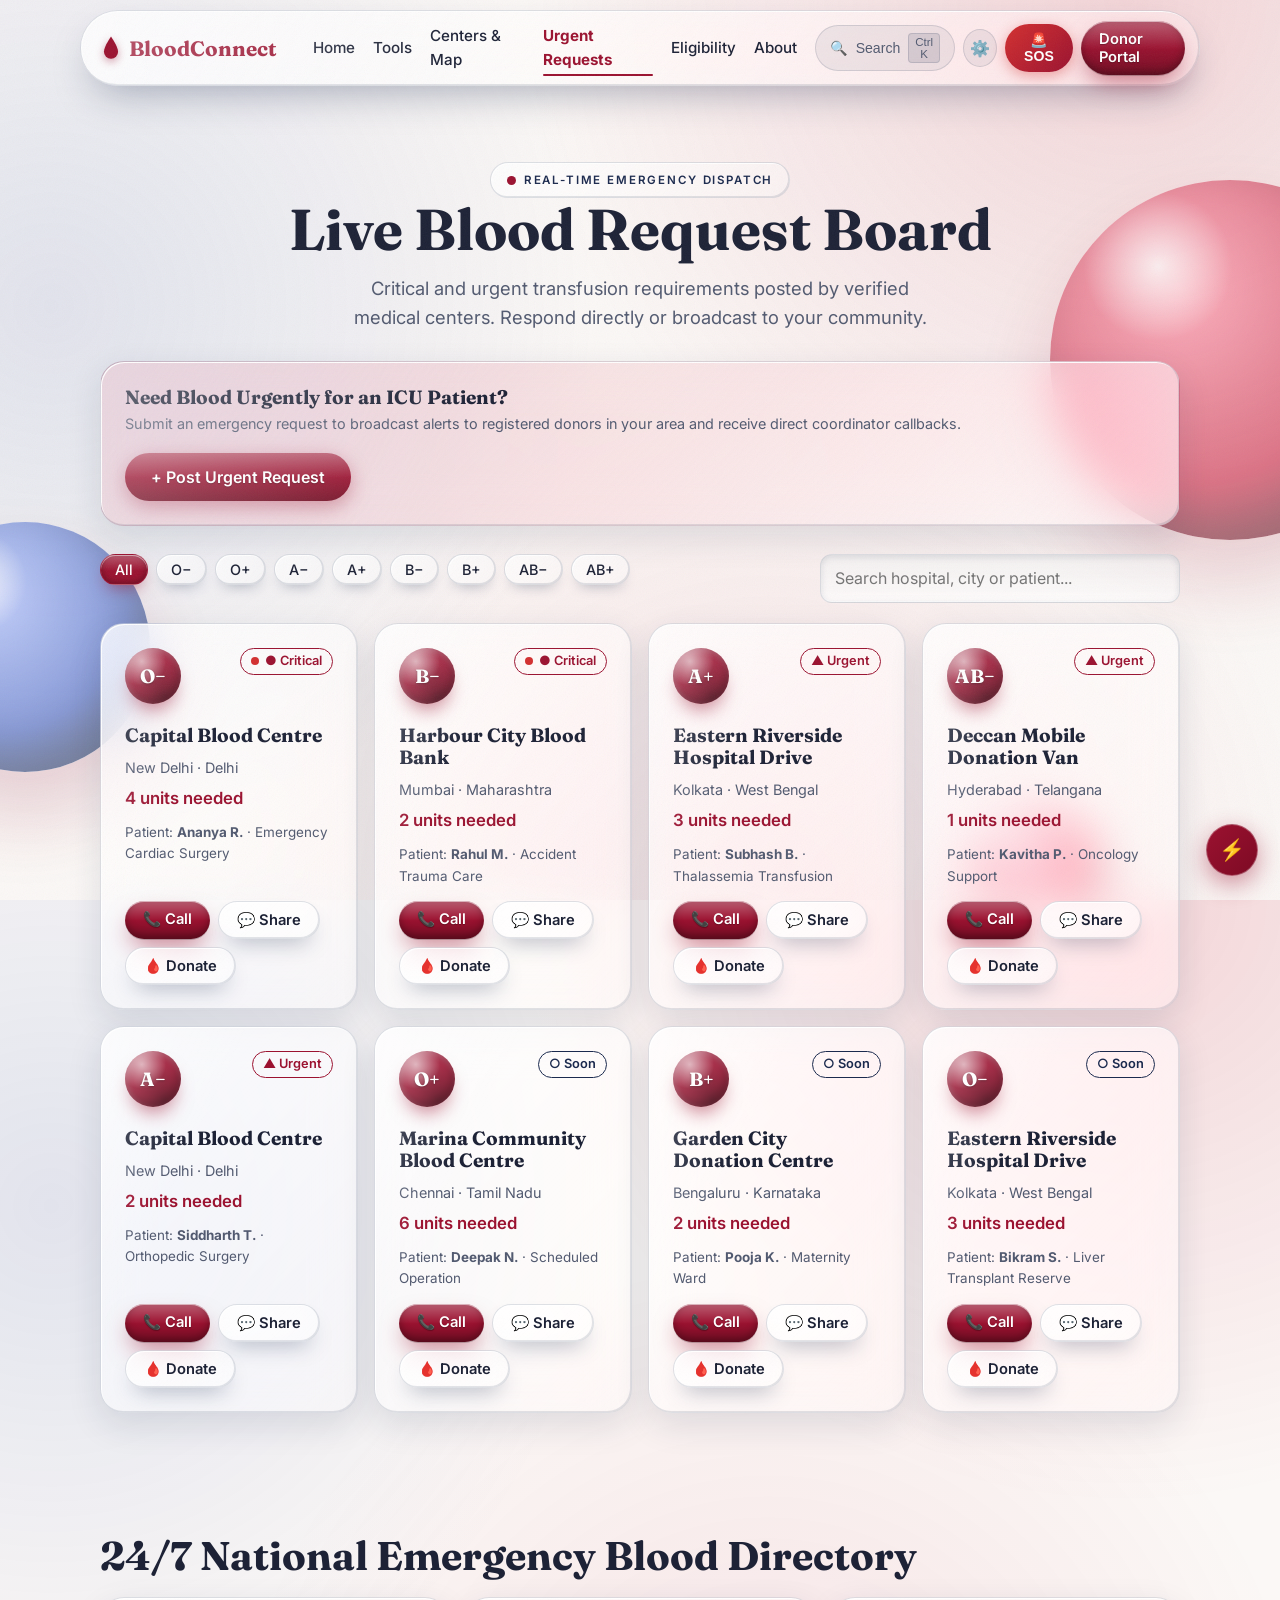
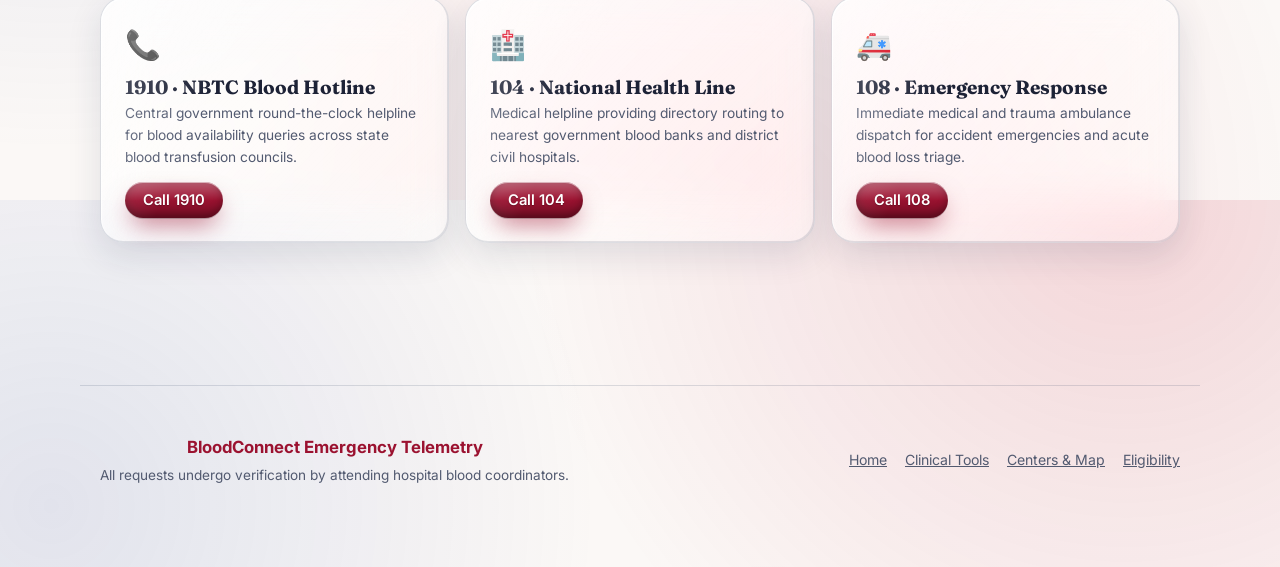
<file: requests.html>
<!DOCTYPE html>
<html lang="en">
<head>
  <meta charset="utf-8">
  <meta name="viewport" content="width=device-width, initial-scale=1, viewport-fit=cover">
  <title>Live Blood Request Board &amp; Emergency SOS · BloodConnect</title>
  <link rel="preconnect" href="https://fonts.googleapis.com">
  <link href="https://fonts.googleapis.com/css2?family=Fraunces:ital,opsz,wght@0,9..144,600;0,9..144,700;1,9..144,500;1,9..144,600&family=Inter:wght@400;500;600;700&display=swap" rel="stylesheet">
  <script>
    (function() {
      try {
        const theme = localStorage.getItem('bc_theme');
        if (theme) document.documentElement.setAttribute('data-theme', theme);
        const fs = localStorage.getItem('bc_font_size');
        if (fs) document.documentElement.setAttribute('data-font-size', fs);
        const cont = localStorage.getItem('bc_contrast');
        if (cont) document.documentElement.setAttribute('data-contrast', cont);
        const mot = localStorage.getItem('bc_motion');
        if (mot) document.documentElement.setAttribute('data-motion', mot);
      } catch (e) {}
      document.documentElement.classList.add('js');
    })();
  </script>
  <link rel="stylesheet" href="styles.css">
</head>
<body>
  <a class="skip-link" href="#main-content">Skip to requests</a>

  <div id="prog" aria-hidden="true"></div>
  <div class="grain" aria-hidden="true"></div>
  <div class="orbs" aria-hidden="true"><i class="orb o1"></i><i class="orb o2"></i><i class="orb o3"></i></div>

  <!-- NAVIGATION -->
  <nav>
    <div class="in2 card">
      <a class="brand" href="index.html">
        <svg width="20" height="26" viewBox="0 0 100 140" aria-hidden="true">
          <path d="M50 8C50 8 12 62 12 90a38 38 0 0 0 76 0C88 62 50 8 50 8z" fill="currentColor"/>
        </svg>
        BloodConnect
      </a>
      <span class="sp"></span>
      <a class="l" href="index.html">Home</a>
      <a class="l" href="tools.html">Tools</a>
      <a class="l" href="centers.html">Centers &amp; Map</a>
      <a class="l active" href="requests.html">Urgent Requests</a>
      <a class="l" href="eligibility.html">Eligibility</a>
      <a class="l" href="about.html">About</a>
      <div class="nav-actions">
        <button class="nav-search-btn" id="navSearchBtn" aria-label="Search" title="Search palette (Ctrl + K)">
          <span>🔍</span><span class="txt">Search</span><kbd>Ctrl K</kbd>
        </button>
        <button class="nav-icon-btn" id="navSettingsBtn" aria-label="Settings" title="Accessibility &amp; Settings">⚙️</button>
        <button class="btn-sos" id="navSosBtn" aria-label="Emergency SOS numbers" title="24/7 Helpline">🚨 SOS</button>
        <a class="btn sm" href="dashboard.html" id="navAuth">Donor Portal</a>
      </div>
    </div>
  </nav>

  <main id="main-content" style="padding-top:20px;padding-bottom:70px">
    <div class="wrap">
      <div class="page-header rv">
        <span class="tag s live"><i class="ld"></i>Real-Time Emergency Dispatch</span>
        <h1>Live Blood Request Board</h1>
        <p class="lead">Critical and urgent transfusion requirements posted by verified medical centers. Respond directly or broadcast to your community.</p>
      </div>

      <!-- BROADCAST BANNER -->
      <div class="card pad rv" style="display:flex;flex-wrap:wrap;justify-content:space-between;align-items:center;gap:18px;margin-bottom:28px;background:linear-gradient(135deg, rgba(200,32,63,0.18), var(--glass))">
        <div>
          <h3 style="margin:0 0 4px">Need Blood Urgently for an ICU Patient?</h3>
          <p class="mute" style="margin:0;font-size:.9rem">Submit an emergency request to broadcast alerts to registered donors in your area and receive direct coordinator callbacks.</p>
        </div>
        <button class="btn" id="btnBoardPostRequest" style="box-shadow:0 6px 20px rgba(155,18,48,0.4)">+ Post Urgent Request</button>
      </div>

      <!-- BOARD TOOLBAR & SEARCH -->
      <div class="board-toolbar rv">
        <div class="chips" id="chips" role="group" aria-label="Filter by blood group"></div>
        <div class="board-search">
          <input type="text" id="boardSearchInput" placeholder="Search hospital, city or patient...">
        </div>
      </div>

      <!-- DYNAMIC BLOOD REQUESTS GRID -->
      <div class="rq" id="rq"></div>

      <!-- 24/7 EMERGENCY HELPLINES ACCORDION -->
      <section style="margin-top:48px">
        <h2 style="margin-bottom:18px">24/7 National Emergency Blood Directory</h2>
        <div class="grid3" style="gap:16px">
          <div class="card pad">
            <span style="font-size:1.8rem">📞</span>
            <h3 style="margin:8px 0 4px">1910 · NBTC Blood Hotline</h3>
            <p class="mute" style="font-size:.86rem;margin-bottom:14px">Central government round-the-clock helpline for blood availability queries across state blood transfusion councils.</p>
            <a class="btn sm" href="tel:1910">Call 1910</a>
          </div>

          <div class="card pad">
            <span style="font-size:1.8rem">🏥</span>
            <h3 style="margin:8px 0 4px">104 · National Health Line</h3>
            <p class="mute" style="font-size:.86rem;margin-bottom:14px">Medical helpline providing directory routing to nearest government blood banks and district civil hospitals.</p>
            <a class="btn sm" href="tel:104">Call 104</a>
          </div>

          <div class="card pad">
            <span style="font-size:1.8rem">🚑</span>
            <h3 style="margin:8px 0 4px">108 · Emergency Response</h3>
            <p class="mute" style="font-size:.86rem;margin-bottom:14px">Immediate medical and trauma ambulance dispatch for accident emergencies and acute blood loss triage.</p>
            <a class="btn sm" href="tel:108">Call 108</a>
          </div>
        </div>
      </section>
    </div>
  </main>

  <!-- PROFESSIONAL FOOTER -->
  <footer class="wrap mute" style="padding:48px 20px 80px;border-top:1px solid var(--bd)">
    <div style="display:flex;flex-wrap:wrap;justify-content:space-between;align-items:center;gap:18px">
      <div>
        <b style="color:var(--cr);font-size:1.05rem">BloodConnect Emergency Telemetry</b>
        <p style="margin:4px 0 0;font-size:.85rem">All requests undergo verification by attending hospital blood coordinators.</p>
      </div>
      <div style="display:flex;gap:18px;font-size:.88rem">
        <a href="index.html" style="color:inherit">Home</a>
        <a href="tools.html" style="color:inherit">Clinical Tools</a>
        <a href="centers.html" style="color:inherit">Centers &amp; Map</a>
        <a href="eligibility.html" style="color:inherit">Eligibility</a>
      </div>
    </div>
  </footer>

  <!-- FLOATING QUICK DOCK & MODALS -->
  <div class="quick-dock" id="quickDock">
    <div class="dock-menu" id="dockMenu">
      <button class="dock-btn" id="dockBtnSettings">⚙️ Website Settings</button>
      <button class="dock-btn" id="dockBtnTools" onclick="location.href='tools.html'">🩸 Clinical Tools</button>
      <button class="dock-btn" id="dockBtnSearch">🔍 Search (Ctrl+K)</button>
      <button class="dock-btn" id="dockBtnSos" style="color:#d32f2f">🚨 Emergency SOS</button>
      <button class="dock-btn" id="dockBtnSound">🔊 Sound Effects: <span id="dockSoundStatus">ON</span></button>
    </div>
    <button class="dock-toggle" id="dockToggle" aria-label="Quick tools" title="Quick Tools Menu">⚡</button>
  </div>

  <!-- POST REQUEST MODAL -->
  <dialog id="postRequestModal" class="modal-wide">
    <form id="formPostRequest">
      <div style="display:flex;justify-content:space-between;align-items:center;margin-bottom:14px">
        <h3 style="margin:0">🚨 Broadcast Urgent Blood Request</h3>
        <button class="btn sm ghost" type="button" onclick="this.closest('dialog').close()">✕</button>
      </div>
      <p class="mute" style="font-size:.88rem;margin-bottom:16px">This broadcast alerts verified registered donors in the city and publishes directly to the live request board.</p>

      <div class="grid2" style="gap:12px">
        <div>
          <label for="reqPatient">Patient Name / Case ID</label>
          <input id="reqPatient" type="text" placeholder="e.g. Priya Sharma (ICU-402)" required>
        </div>
        <div>
          <label for="reqBloodGroup">Blood Group Required</label>
          <select id="reqBloodGroup" required>
            <option value="O−">O− (Critical Shortage)</option>
            <option value="O+">O+</option>
            <option value="A−">A−</option>
            <option value="A+">A+</option>
            <option value="B−">B−</option>
            <option value="B+">B+</option>
            <option value="AB−">AB−</option>
            <option value="AB+">AB+</option>
          </select>
        </div>
      </div>

      <div class="grid2" style="gap:12px">
        <div>
          <label for="reqUnits">Units Needed</label>
          <input id="reqUnits" type="number" min="1" max="10" value="2" required>
        </div>
        <div>
          <label for="reqUrgency">Urgency Level</label>
          <select id="reqUrgency">
            <option value="Critical">● Critical (Needed within 6 hrs)</option>
            <option value="Urgent">▲ Urgent (Needed within 24 hrs)</option>
            <option value="Soon">○ Soon (Needed within 48 hrs)</option>
          </select>
        </div>
      </div>

      <div class="grid2" style="gap:12px">
        <div>
          <label for="reqHospital">Hospital / Medical Center</label>
          <input id="reqHospital" type="text" placeholder="e.g. Apollo Hospital / AIIMS" required>
        </div>
        <div>
          <label for="reqCity">City &amp; State</label>
          <input id="reqCity" type="text" placeholder="e.g. New Delhi · Delhi" required>
        </div>
      </div>

      <div class="grid2" style="gap:12px">
        <div>
          <label for="reqPhone">Attendant Contact Number</label>
          <input id="reqPhone" type="tel" placeholder="+91 98765 43210" required>
        </div>
        <div>
          <label for="reqReason">Clinical Indication</label>
          <select id="reqReason">
            <option>Emergency Surgery</option>
            <option>Accident / Trauma Care</option>
            <option>Thalassemia / Hematology</option>
            <option>Maternity &amp; Childbirth</option>
            <option>Oncology Treatment</option>
            <option>Other Urgent Need</option>
          </select>
        </div>
      </div>

      <div style="display:flex;gap:10px;margin-top:16px">
        <button class="btn" type="submit" style="flex:1">Publish Emergency Request</button>
        <button class="btn ghost" type="button" onclick="this.closest('dialog').close()">Cancel</button>
      </div>
    </form>
  </dialog>

  <!-- SHAREABLE EMERGENCY CARD MODAL -->
  <dialog id="emergencyCardModal" class="modal-compact">
    <div style="text-align:center">
      <span style="font-size:3rem">📢</span>
      <h3 style="margin:8px 0 4px">Urgent Request Published!</h3>
      <p class="mute" style="font-size:.88rem">Your emergency broadcast is live on the Blood Board. Share this card to WhatsApp groups and social networks to mobilize donors immediately.</p>
      <div id="emergencyCardPreview" style="background:var(--chip);border:1px solid var(--bd);border-radius:16px;padding:16px;text-align:left;margin:16px 0"></div>
      <div style="display:flex;flex-direction:column;gap:10px">
        <button class="btn" id="btnShareWhatsApp" style="background:#25d366;color:#fff">💬 Share to WhatsApp</button>
        <button class="btn ghost" id="btnShareTwitter">🐦 Share to X / Twitter</button>
        <button class="btn ghost" id="btnCopyEmergencyText">📋 Copy Full SOS Message</button>
        <button class="btn ghost" type="button" onclick="this.closest('dialog').close()">Done</button>
      </div>
    </div>
  </dialog>

  <dialog id="commandPalette">
    <div class="cmd-head">
      <span>🔍</span>
      <input type="text" class="cmd-input" id="cmdInput" placeholder="Type to search..." autocomplete="off">
      <kbd style="font-size:.75rem;padding:2px 6px;border:1px solid var(--bd);border-radius:4px">ESC</kbd>
    </div>
    <div class="cmd-list" id="cmdList"></div>
  </dialog>

  <dialog id="sosModal" class="modal-compact">
    <div>
      <div style="display:flex;justify-content:space-between;align-items:center;margin-bottom:12px">
        <h3 style="margin:0;color:#d32f2f">🚨 Emergency Blood Helplines</h3>
        <button class="btn sm ghost" type="button" onclick="this.closest('dialog').close()">✕</button>
      </div>
      <p class="mute" style="font-size:.88rem;margin-bottom:16px">Official 24/7 blood transfusion hotlines. Tap to dial directly.</p>
      <div style="display:flex;flex-direction:column;gap:10px">
        <a href="tel:1910" class="card pad" style="display:flex;justify-content:space-between;align-items:center;text-decoration:none;color:var(--ink);padding:14px 18px">
          <div><b style="display:block;font-size:1.1rem">1910</b><small class="mute">National Blood Transfusion Council</small></div>
          <span class="btn sm">📞 Call 1910</span>
        </a>
        <a href="tel:104" class="card pad" style="display:flex;justify-content:space-between;align-items:center;text-decoration:none;color:var(--ink);padding:14px 18px">
          <div><b style="display:block;font-size:1.1rem">104</b><small class="mute">National Health Helpline</small></div>
          <span class="btn sm">📞 Call 104</span>
        </a>
      </div>
      <div style="margin-top:16px;text-align:center">
        <button class="btn sm ghost" type="button" onclick="this.closest('dialog').close()">Close</button>
      </div>
    </div>
  </dialog>

  <dialog id="siteSettingsModal" class="modal-compact">
    <div>
      <div style="display:flex;justify-content:space-between;align-items:center;margin-bottom:14px">
        <h3 style="margin:0">⚙️ Settings &amp; Accessibility</h3>
        <button class="btn sm ghost" type="button" onclick="this.closest('dialog').close()">✕</button>
      </div>
      <div style="margin-bottom:18px">
        <label style="display:block;margin-bottom:6px">Theme</label>
        <div style="display:grid;grid-template-columns:1fr 1fr 1fr;gap:8px" id="themeGroup">
          <button class="chip" data-theme-btn="auto">Auto System</button>
          <button class="chip" data-theme-btn="light">☀️ Light</button>
          <button class="chip" data-theme-btn="dark">🌙 Dark</button>
        </div>
      </div>
      <div style="margin-bottom:18px">
        <label style="display:block;margin-bottom:6px">Text Size</label>
        <div style="display:grid;grid-template-columns:repeat(4, 1fr);gap:8px" id="fontGroup">
          <button class="chip" data-fs="sm">A-</button>
          <button class="chip" data-fs="md">A</button>
          <button class="chip" data-fs="lg">A+</button>
          <button class="chip" data-fs="xl">A++</button>
        </div>
      </div>
      <div style="margin-bottom:18px">
        <label style="display:flex;justify-content:space-between;align-items:center;cursor:pointer">
          <div><b>High Contrast Mode</b><small class="mute" style="display:block">Enhanced contrast borders</small></div>
          <input type="checkbox" id="toggleHighContrast" style="width:20px;height:20px;margin:0">
        </label>
      </div>
      <div style="margin-bottom:18px">
        <label style="display:flex;justify-content:space-between;align-items:center;cursor:pointer">
          <div><b>Sound Effects</b><small class="mute" style="display:block">Audio feedback for actions</small></div>
          <input type="checkbox" id="toggleSoundFx" checked style="width:20px;height:20px;margin:0">
        </label>
      </div>
      <div style="display:flex;gap:10px;margin-top:20px">
        <button class="btn sm" id="btnResetSettings" type="button" style="flex:1">Reset Defaults</button>
        <button class="btn sm ghost" type="button" onclick="this.closest('dialog').close()">Done</button>
      </div>
    </div>
  </dialog>

  <div id="toast" role="status"></div>

  <script src="Script.js"></script>
  <script>
    // Auto-open post request dialog if ?post=1 in URL
    if (new URLSearchParams(window.location.search).get('post') === '1') {
      setTimeout(() => {
        const d = document.getElementById('postRequestModal');
        if (d) d.showModal();
      }, 300);
    }
  </script>
</body>
</html>
</file>
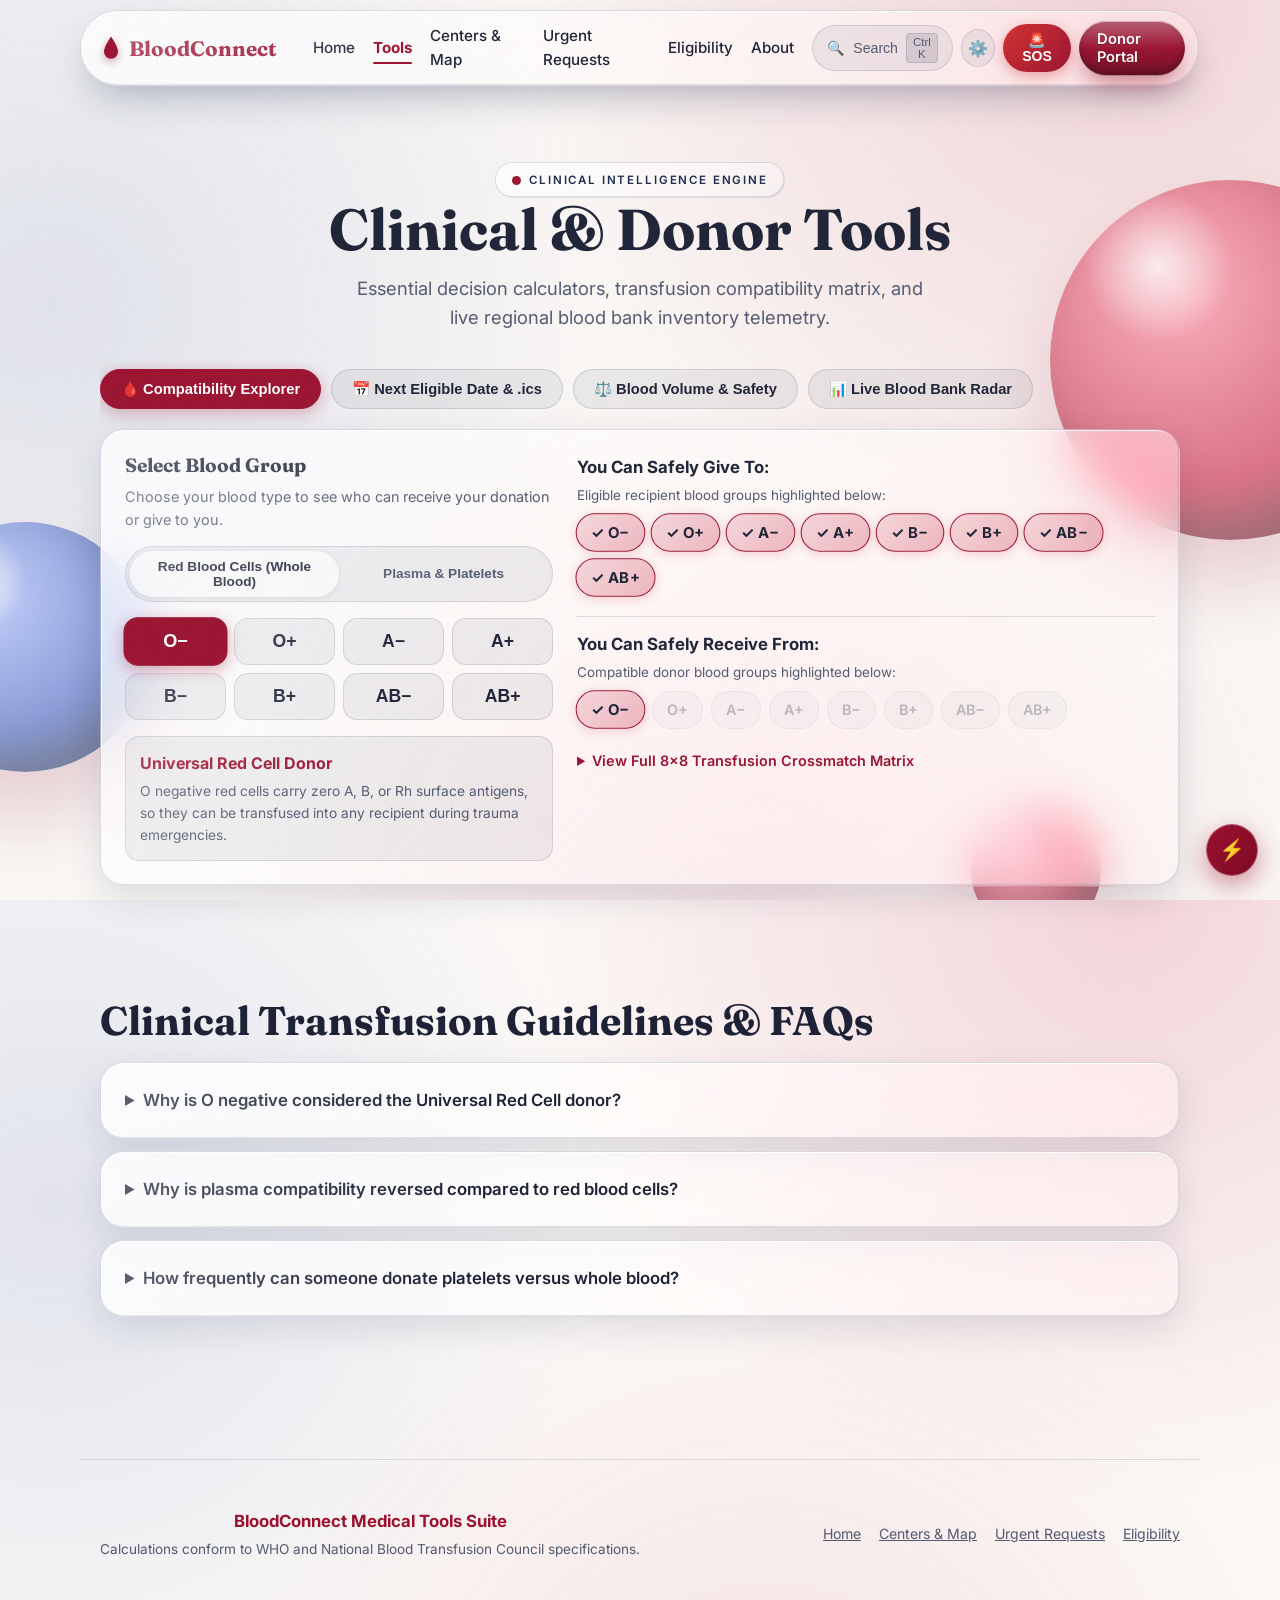
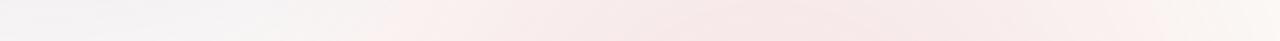
<file: tools.html>
<!DOCTYPE html>
<html lang="en">
<head>
  <meta charset="utf-8">
  <meta name="viewport" content="width=device-width, initial-scale=1, viewport-fit=cover">
  <title>Clinical &amp; Donor Tools · BloodConnect Medical Suite</title>
  <link rel="preconnect" href="https://fonts.googleapis.com">
  <link href="https://fonts.googleapis.com/css2?family=Fraunces:ital,opsz,wght@0,9..144,600;0,9..144,700;1,9..144,500;1,9..144,600&family=Inter:wght@400;500;600;700&display=swap" rel="stylesheet">
  <script>
    (function() {
      try {
        const theme = localStorage.getItem('bc_theme');
        if (theme) document.documentElement.setAttribute('data-theme', theme);
        const fs = localStorage.getItem('bc_font_size');
        if (fs) document.documentElement.setAttribute('data-font-size', fs);
        const cont = localStorage.getItem('bc_contrast');
        if (cont) document.documentElement.setAttribute('data-contrast', cont);
        const mot = localStorage.getItem('bc_motion');
        if (mot) document.documentElement.setAttribute('data-motion', mot);
      } catch (e) {}
      document.documentElement.classList.add('js');
    })();
  </script>
  <link rel="stylesheet" href="styles.css">
</head>
<body>
  <a class="skip-link" href="#main-content">Skip to tools</a>

  <div id="prog" aria-hidden="true"></div>
  <div class="grain" aria-hidden="true"></div>
  <div class="orbs" aria-hidden="true"><i class="orb o1"></i><i class="orb o2"></i><i class="orb o3"></i></div>

  <!-- NAVIGATION -->
  <nav>
    <div class="in2 card">
      <a class="brand" href="index.html">
        <svg width="20" height="26" viewBox="0 0 100 140" aria-hidden="true">
          <path d="M50 8C50 8 12 62 12 90a38 38 0 0 0 76 0C88 62 50 8 50 8z" fill="currentColor"/>
        </svg>
        BloodConnect
      </a>
      <span class="sp"></span>
      <a class="l" href="index.html">Home</a>
      <a class="l active" href="tools.html">Tools</a>
      <a class="l" href="centers.html">Centers &amp; Map</a>
      <a class="l" href="requests.html">Urgent Requests</a>
      <a class="l" href="eligibility.html">Eligibility</a>
      <a class="l" href="about.html">About</a>
      <div class="nav-actions">
        <button class="nav-search-btn" id="navSearchBtn" aria-label="Search" title="Search palette (Ctrl + K)">
          <span>🔍</span><span class="txt">Search</span><kbd>Ctrl K</kbd>
        </button>
        <button class="nav-icon-btn" id="navSettingsBtn" aria-label="Settings" title="Accessibility &amp; Settings">⚙️</button>
        <button class="btn-sos" id="navSosBtn" aria-label="Emergency SOS numbers" title="24/7 Helpline">🚨 SOS</button>
        <a class="btn sm" href="dashboard.html" id="navAuth">Donor Portal</a>
      </div>
    </div>
  </nav>

  <main id="main-content" style="padding-top:20px;padding-bottom:70px">
    <div class="wrap">
      <div class="page-header rv">
        <span class="tag s live"><i class="ld"></i>Clinical Intelligence Engine</span>
        <h1>Clinical &amp; Donor Tools</h1>
        <p class="lead">Essential decision calculators, transfusion compatibility matrix, and live regional blood bank inventory telemetry.</p>
      </div>

      <!-- TOOLS TABS -->
      <div class="tools-tabs rv" role="tablist" aria-label="Clinical tools navigation">
        <button class="tool-tab active" role="tab" aria-selected="true" data-tab="tool-compat">🩸 Compatibility Explorer</button>
        <button class="tool-tab" role="tab" aria-selected="false" data-tab="tool-calc">📅 Next Eligible Date &amp; .ics</button>
        <button class="tool-tab" role="tab" aria-selected="false" data-tab="tool-volume">⚖️ Blood Volume &amp; Safety</button>
        <button class="tool-tab" role="tab" aria-selected="false" data-tab="tool-inventory">📊 Live Blood Bank Radar</button>
      </div>

      <!-- TOOL 1: COMPATIBILITY EXPLORER -->
      <div class="tool-pane active" id="tool-compat" role="tabpanel">
        <div class="card pad">
          <div class="compat-wrap">
            <div>
              <h3>Select Blood Group</h3>
              <p class="mute" style="font-size:.9rem">Choose your blood type to see who can receive your donation or give to you.</p>

              <div class="compat-mode-toggle">
                <button class="compat-mode-btn active" data-mode="rbc">Red Blood Cells (Whole Blood)</button>
                <button class="compat-mode-btn" data-mode="plasma">Plasma &amp; Platelets</button>
              </div>

              <div class="compat-types" id="compatTypes">
                <button class="compat-btn active" data-bg="O−">O−</button>
                <button class="compat-btn" data-bg="O+">O+</button>
                <button class="compat-btn" data-bg="A−">A−</button>
                <button class="compat-btn" data-bg="A+">A+</button>
                <button class="compat-btn" data-bg="B−">B−</button>
                <button class="compat-btn" data-bg="B+">B+</button>
                <button class="compat-btn" data-bg="AB−">AB−</button>
                <button class="compat-btn" data-bg="AB+">AB+</button>
              </div>

              <div style="margin-top:14px;padding:14px;background:var(--chip);border-radius:14px;border:1px solid var(--bd)">
                <b id="compatFactTitle" style="color:var(--cr)">Universal Red Cell Donor (O−)</b>
                <p id="compatFactDesc" class="mute" style="margin:4px 0 0;font-size:.86rem">
                  O negative red blood cells have no A, B, or Rh surface antigens, meaning they can safely be transfused into emergency patients of any blood group.
                </p>
              </div>
            </div>

            <div>
              <div style="margin-bottom:16px">
                <h4 style="margin:0 0 4px;font-size:1.05rem">You Can Safely Give To:</h4>
                <p class="mute" style="margin:0 0 8px;font-size:.84rem">Eligible recipient blood groups highlighted below:</p>
                <div class="compat-pills" id="compatGivePills"></div>
              </div>

              <div style="margin-top:20px;padding-top:14px;border-top:1px solid var(--bd)">
                <h4 style="margin:0 0 4px;font-size:1.05rem">You Can Safely Receive From:</h4>
                <p class="mute" style="margin:0 0 8px;font-size:.84rem">Compatible donor blood groups highlighted below:</p>
                <div class="compat-pills" id="compatReceivePills"></div>
              </div>

              <details style="margin-top:20px">
                <summary style="cursor:pointer;font-weight:600;color:var(--cr);font-size:.9rem">View Full 8×8 Transfusion Crossmatch Matrix</summary>
                <div style="overflow-x:auto">
                  <table class="compat-table" id="compatMatrixTable">
                    <thead>
                      <tr><th>Donor ↓ / Recipient →</th><th>O−</th><th>O+</th><th>A−</th><th>A+</th><th>B−</th><th>B+</th><th>AB−</th><th>AB+</th></tr>
                    </thead>
                    <tbody></tbody>
                  </table>
                </div>
              </details>
            </div>
          </div>
        </div>
      </div>

      <!-- TOOL 2: NEXT ELIGIBLE DATE CALCULATOR -->
      <div class="tool-pane" id="tool-calc" role="tabpanel">
        <div class="card pad">
          <div class="calc-grid">
            <form id="eligCalcForm" onsubmit="return false;">
              <h3>Next Eligible Donation Calculator</h3>
              <p class="mute" style="font-size:.9rem">Track your statutory deferral intervals and sync reminders with Google, Apple, or Outlook calendar.</p>

              <label for="calcSex">Biological Sex</label>
              <select id="calcSex">
                <option value="male">Male (Standard 90-day whole blood cycle)</option>
                <option value="female">Female (Standard 120-day whole blood cycle)</option>
              </select>

              <label for="calcComponent">Donation Component</label>
              <select id="calcComponent">
                <option value="whole">Whole Blood (Red cells, plasma &amp; platelets)</option>
                <option value="platelets">Platelets via Apheresis (Every 7 days)</option>
                <option value="plasma">Plasma Apheresis (Every 28 days)</option>
                <option value="double_red">Double Red Cells (Every 180 days)</option>
              </select>

              <label for="calcLastDate">Last Donation Date</label>
              <input id="calcLastDate" type="date" required>

              <div style="display:flex;gap:10px;margin-top:14px">
                <button class="btn sm" type="button" id="btnCalculateDate">Calculate Eligibility</button>
                <button class="btn sm ghost" type="button" id="btnCalcToday">I Have Never Donated</button>
              </div>
            </form>

            <div class="gauge-wrap">
              <div class="progress-ring">
                <svg viewBox="0 0 160 160">
                  <circle class="bg-ring" cx="80" cy="80" r="70"></circle>
                  <circle class="val-ring" id="calcProgressCircle" cx="80" cy="80" r="70"></circle>
                </svg>
                <div class="progress-ring-text">
                  <b id="calcRingPercent">100%</b>
                  <small id="calcRingSubtitle">Ready to give</small>
                </div>
              </div>

              <h3 id="calcResultTitle" style="margin:16px 0 4px">Ready to Donate!</h3>
              <p id="calcResultDesc" class="mute" style="font-size:.92rem;max-width:28ch">
                You are fully eligible to donate today. Up to three patients can benefit from your donation.
              </p>

              <div style="display:flex;flex-wrap:wrap;gap:10px;margin-top:14px;justify-content:center">
                <button class="btn sm" id="btnDownloadIcs">📅 Download .ics Calendar</button>
                <a class="btn sm ghost" href="centers.html">Book at Local Center</a>
              </div>
            </div>
          </div>
        </div>
      </div>

      <!-- TOOL 3: BLOOD VOLUME & SAFETY ESTIMATOR -->
      <div class="tool-pane" id="tool-volume" role="tabpanel">
        <div class="card pad">
          <h3>Total Circulating Blood Volume &amp; Safety Estimator</h3>
          <p class="mute" style="font-size:.92rem">
            Based on Nadler’s clinical biometric formula. Verifies donation safety limits and hydration requirements.
          </p>

          <div class="calc-grid" style="align-items:start">
            <div>
              <label for="volSex">Biological Sex</label>
              <select id="volSex">
                <option value="male">Male</option>
                <option value="female">Female</option>
              </select>

              <label for="volHeight">Height (cm): <b id="volHeightVal">172 cm</b></label>
              <input id="volHeight" type="range" min="140" max="210" value="172">

              <label for="volWeight">Weight (kg): <b id="volWeightVal">68 kg</b></label>
              <input id="volWeight" type="range" min="40" max="130" value="68">

              <div style="margin-top:10px">
                <span class="tag" id="volSafetyTag" style="font-size:.85rem">✓ Safe Clinical Range</span>
              </div>
            </div>

            <div>
              <div class="volume-stats">
                <div class="vol-box">
                  <span class="mute" style="font-size:.8rem">Estimated Volume</span>
                  <b id="volLiters">4.8 L</b>
                  <small class="mute">Circulating blood</small>
                </div>
                <div class="vol-box">
                  <span class="mute" style="font-size:.8rem">Donation Share</span>
                  <b id="volPercent">9.3%</b>
                  <small class="mute">of total volume (450 mL)</small>
                </div>
                <div class="vol-box">
                  <span class="mute" style="font-size:.8rem">Safety Standard</span>
                  <b style="color:#2e7d32">&lt; 13%</b>
                  <small class="mute">International limit</small>
                </div>
              </div>

              <div class="recovery-list">
                <div class="recovery-item">
                  <span>💧</span>
                  <div><b>Plasma Replenishment</b><br><small class="mute">Fluid volume restores within 24 to 48 hours.</small></div>
                </div>
                <div class="recovery-item">
                  <span>🩸</span>
                  <div><b>Red Cell Regeneration</b><br><small class="mute">Bone marrow replenishes cells in 4–6 weeks.</small></div>
                </div>
                <div class="recovery-item">
                  <span>⚡</span>
                  <div><b>Platelet Recovery</b><br><small class="mute">Platelet counts return to baseline within 72 hours.</small></div>
                </div>
                <div class="recovery-item">
                  <span>🍎</span>
                  <div><b>Iron Support</b><br><small class="mute">Eat iron-rich foods &amp; drink 500 mL water before visit.</small></div>
                </div>
              </div>
            </div>
          </div>
        </div>
      </div>

      <!-- TOOL 4: LIVE BLOOD BANK RADAR -->
      <div class="tool-pane" id="tool-inventory" role="tabpanel">
        <div class="card pad">
          <div style="display:flex;flex-wrap:wrap;justify-content:space-between;align-items:center;gap:12px;margin-bottom:12px">
            <div>
              <h3 style="margin:0">Live Partner Blood Bank Reserve Telemetry</h3>
              <p class="mute" style="margin:2px 0 0;font-size:.88rem">Real-time aggregate stock levels across 9 verified regional blood centres.</p>
            </div>
            <button class="btn sm ghost" id="btnRefreshInventory">🔄 Refresh Telemetry</button>
          </div>

          <div class="inv-grid" id="invGrid"></div>

          <div style="font-size:.84rem;color:var(--mute);margin-top:14px;display:flex;flex-wrap:wrap;gap:16px;align-items:center">
            <span><span class="sw u" style="display:inline-block"></span> Critical (&lt;20%)</span>
            <span><span style="display:inline-block;width:12px;height:12px;border-radius:50%;background:#f57c00"></span> Low (20-40%)</span>
            <span><span style="display:inline-block;width:12px;height:12px;border-radius:50%;background:#0288d1"></span> Adequate (40-75%)</span>
            <span><span style="display:inline-block;width:12px;height:12px;border-radius:50%;background:#2e7d32"></span> Healthy Reserve (&gt;75%)</span>
            <span style="margin-left:auto">Click any blood type card to jump to matching requests</span>
          </div>
        </div>
      </div>

      <!-- CLINICAL TRANSFUSION FAQS ACCORDION -->
      <section style="margin-top:40px">
        <h2 style="margin-bottom:18px">Clinical Transfusion Guidelines &amp; FAQs</h2>
        <div style="display:flex;flex-direction:column;gap:12px">
          <details class="card pad" style="cursor:pointer">
            <summary style="font-weight:600;font-size:1.05rem">Why is O negative considered the Universal Red Cell donor?</summary>
            <p class="mute" style="margin-top:10px;font-size:.94rem;line-height:1.6">
              O negative red blood cells contain neither A nor B glycoproteins on their surface membranes, and they lack the Rh factor (D antigen). As a result, when transfused into an emergency patient, the recipient's immune system will not identify the red cells as foreign, avoiding acute hemolytic transfusion reactions.
            </p>
          </details>

          <details class="card pad" style="cursor:pointer">
            <summary style="font-weight:600;font-size:1.05rem">Why is plasma compatibility reversed compared to red blood cells?</summary>
            <p class="mute" style="margin-top:10px;font-size:.94rem;line-height:1.6">
              In red cell donation, we avoid donor antigens that the recipient's antibodies could attack. In plasma donation, we are transferring donor antibodies! Since AB individuals have neither anti-A nor anti-B antibodies in their plasma, AB plasma is the universal plasma donor and safe for all patients.
            </p>
          </details>

          <details class="card pad" style="cursor:pointer">
            <summary style="font-weight:600;font-size:1.05rem">How frequently can someone donate platelets versus whole blood?</summary>
            <p class="mute" style="margin-top:10px;font-size:.94rem;line-height:1.6">
              While whole blood requires 90 to 120 days for red cells and iron stores to fully reconstitute, platelets are replenished by the spleen and bone marrow within 72 hours. Apheresis donors can safely give platelets every 7 to 14 days, up to 24 times in a calendar year.
            </p>
          </details>
        </div>
      </section>
    </div>
  </main>

  <!-- PROFESSIONAL FOOTER -->
  <footer class="wrap mute" style="padding:48px 20px 80px;border-top:1px solid var(--bd)">
    <div style="display:flex;flex-wrap:wrap;justify-content:space-between;align-items:center;gap:18px">
      <div>
        <b style="color:var(--cr);font-size:1.05rem">BloodConnect Medical Tools Suite</b>
        <p style="margin:4px 0 0;font-size:.85rem">Calculations conform to WHO and National Blood Transfusion Council specifications.</p>
      </div>
      <div style="display:flex;gap:18px;font-size:.88rem">
        <a href="index.html" style="color:inherit">Home</a>
        <a href="centers.html" style="color:inherit">Centers &amp; Map</a>
        <a href="requests.html" style="color:inherit">Urgent Requests</a>
        <a href="eligibility.html" style="color:inherit">Eligibility</a>
      </div>
    </div>
  </footer>

  <!-- FLOATING QUICK DOCK & MODALS -->
  <div class="quick-dock" id="quickDock">
    <div class="dock-menu" id="dockMenu">
      <button class="dock-btn" id="dockBtnSettings">⚙️ Website Settings</button>
      <button class="dock-btn" id="dockBtnSearch">🔍 Search (Ctrl+K)</button>
      <button class="dock-btn" id="dockBtnSos" style="color:#d32f2f">🚨 Emergency SOS</button>
      <button class="dock-btn" id="dockBtnSound">🔊 Sound Effects: <span id="dockSoundStatus">ON</span></button>
    </div>
    <button class="dock-toggle" id="dockToggle" aria-label="Quick tools" title="Quick Tools Menu">⚡</button>
  </div>

  <dialog id="commandPalette">
    <div class="cmd-head">
      <span>🔍</span>
      <input type="text" class="cmd-input" id="cmdInput" placeholder="Type to search..." autocomplete="off">
      <kbd style="font-size:.75rem;padding:2px 6px;border:1px solid var(--bd);border-radius:4px">ESC</kbd>
    </div>
    <div class="cmd-list" id="cmdList"></div>
  </dialog>

  <dialog id="sosModal" class="modal-compact">
    <div>
      <div style="display:flex;justify-content:space-between;align-items:center;margin-bottom:12px">
        <h3 style="margin:0;color:#d32f2f">🚨 Emergency Blood Helplines</h3>
        <button class="btn sm ghost" type="button" onclick="this.closest('dialog').close()">✕</button>
      </div>
      <p class="mute" style="font-size:.88rem;margin-bottom:16px">Official 24/7 blood transfusion hotlines. Tap to dial directly.</p>
      <div style="display:flex;flex-direction:column;gap:10px">
        <a href="tel:1910" class="card pad" style="display:flex;justify-content:space-between;align-items:center;text-decoration:none;color:var(--ink);padding:14px 18px">
          <div><b style="display:block;font-size:1.1rem">1910</b><small class="mute">National Blood Transfusion Council</small></div>
          <span class="btn sm">📞 Call 1910</span>
        </a>
        <a href="tel:104" class="card pad" style="display:flex;justify-content:space-between;align-items:center;text-decoration:none;color:var(--ink);padding:14px 18px">
          <div><b style="display:block;font-size:1.1rem">104</b><small class="mute">National Health Helpline</small></div>
          <span class="btn sm">📞 Call 104</span>
        </a>
      </div>
      <div style="margin-top:16px;text-align:center">
        <button class="btn sm ghost" type="button" onclick="this.closest('dialog').close()">Close</button>
      </div>
    </div>
  </dialog>

  <dialog id="siteSettingsModal" class="modal-compact">
    <div>
      <div style="display:flex;justify-content:space-between;align-items:center;margin-bottom:14px">
        <h3 style="margin:0">⚙️ Settings &amp; Accessibility</h3>
        <button class="btn sm ghost" type="button" onclick="this.closest('dialog').close()">✕</button>
      </div>
      <div style="margin-bottom:18px">
        <label style="display:block;margin-bottom:6px">Theme</label>
        <div style="display:grid;grid-template-columns:1fr 1fr 1fr;gap:8px" id="themeGroup">
          <button class="chip" data-theme-btn="auto">Auto System</button>
          <button class="chip" data-theme-btn="light">☀️ Light</button>
          <button class="chip" data-theme-btn="dark">🌙 Dark</button>
        </div>
      </div>
      <div style="margin-bottom:18px">
        <label style="display:block;margin-bottom:6px">Text Size</label>
        <div style="display:grid;grid-template-columns:repeat(4, 1fr);gap:8px" id="fontGroup">
          <button class="chip" data-fs="sm">A-</button>
          <button class="chip" data-fs="md">A</button>
          <button class="chip" data-fs="lg">A+</button>
          <button class="chip" data-fs="xl">A++</button>
        </div>
      </div>
      <div style="margin-bottom:18px">
        <label style="display:flex;justify-content:space-between;align-items:center;cursor:pointer">
          <div><b>High Contrast Mode</b><small class="mute" style="display:block">Enhanced contrast borders</small></div>
          <input type="checkbox" id="toggleHighContrast" style="width:20px;height:20px;margin:0">
        </label>
      </div>
      <div style="margin-bottom:18px">
        <label style="display:flex;justify-content:space-between;align-items:center;cursor:pointer">
          <div><b>Sound Effects</b><small class="mute" style="display:block">Audio feedback for actions</small></div>
          <input type="checkbox" id="toggleSoundFx" checked style="width:20px;height:20px;margin:0">
        </label>
      </div>
      <div style="display:flex;gap:10px;margin-top:20px">
        <button class="btn sm" id="btnResetSettings" type="button" style="flex:1">Reset Defaults</button>
        <button class="btn sm ghost" type="button" onclick="this.closest('dialog').close()">Done</button>
      </div>
    </div>
  </dialog>

  <div id="toast" role="status"></div>

  <script src="Script.js"></script>
</body>
</html>
</file>
<file: styles.css>
:root {
  --bg: #fbf8f6;
  --ink: #1d2236;
  --mute: #525a70;
  --cr: #9b1230;
  --btn: #9b1230;
  --navy: #1b2a4e;
  --glass: rgba(255, 255, 255, 0.68);
  --bd: rgba(27, 42, 78, 0.14);
  --sh: 0 12px 34px rgba(27, 42, 78, 0.12);
  --chip: rgba(27, 42, 78, 0.07);
  --g1: rgba(255, 255, 255, 0.76);
  --g2: rgba(255, 255, 255, 0.34);
  --hl: rgba(255, 255, 255, 0.95);
  --lo: rgba(27, 42, 78, 0.12);
  --dlg: rgba(255, 255, 255, 0.82);
  --osh: rgba(155, 18, 48, 0.28);
  --oa: 0.6;
  box-sizing: border-box;
  padding-top: env(safe-area-inset-top, 0px);
  padding-bottom: env(safe-area-inset-bottom, 0px);
}

@media (prefers-color-scheme: dark) {
  :root:not([data-theme="light"]) {
    --bg: #0d1326;
    --ink: #f6efee;
    --mute: #b6bdd2;
    --cr: #ff8096;
    --btn: #c9223f;
    --navy: #a9bcff;
    --glass: rgba(22, 31, 60, 0.64);
    --bd: rgba(255, 255, 255, 0.15);
    --sh: 0 12px 34px rgba(0, 0, 0, 0.45);
    --chip: rgba(255, 255, 255, 0.08);
    --g1: rgba(255, 255, 255, 0.14);
    --g2: rgba(255, 255, 255, 0.04);
    --hl: rgba(255, 255, 255, 0.3);
    --lo: rgba(0, 0, 0, 0.42);
    --dlg: rgba(18, 26, 52, 0.84);
    --osh: rgba(0, 0, 0, 0.5);
    --oa: 0.55;
  }
}

:root[data-theme="dark"] {
  --bg: #0d1326;
  --ink: #f6efee;
  --mute: #b6bdd2;
  --cr: #ff8096;
  --btn: #c9223f;
  --navy: #a9bcff;
  --glass: rgba(22, 31, 60, 0.64);
  --bd: rgba(255, 255, 255, 0.15);
  --sh: 0 12px 34px rgba(0, 0, 0, 0.45);
  --chip: rgba(255, 255, 255, 0.08);
    --g1: rgba(255, 255, 255, 0.14);
    --g2: rgba(255, 255, 255, 0.04);
    --hl: rgba(255, 255, 255, 0.3);
    --lo: rgba(0, 0, 0, 0.42);
    --dlg: rgba(18, 26, 52, 0.84);
    --osh: rgba(0, 0, 0, 0.5);
    --oa: 0.55;
}

* {
  box-sizing: border-box;
}

html {
  scroll-behavior: smooth;
  scroll-padding-top: 84px;
  height: 100%;
}

body {
  margin: 0;
  min-height: 100%;
  font: 16px/1.6 Inter, system-ui, sans-serif;
  color: var(--ink);
  background: radial-gradient(circle at 88% 0, rgba(200, 32, 63, 0.16), transparent 42%),
              radial-gradient(circle at 4% 34%, rgba(70, 100, 180, 0.14), transparent 40%),
              radial-gradient(circle at 60% 100%, rgba(200, 32, 63, 0.10), transparent 46%),
              var(--bg);
  overflow-x: hidden;
}

body::before {
  content: "";
  position: fixed;
  inset: 0 0 auto;
  height: env(safe-area-inset-top, 0px);
  z-index: 60;
  background: var(--bg);
  backdrop-filter: blur(14px);
}

h1, h2, h3 {
  font-family: Fraunces, Georgia, serif;
  line-height: 1.15;
  margin: 0 0 0.5em;
}

h1 { font-size: clamp(2.3rem, 6vw, 4rem); }
h2 { font-size: clamp(1.7rem, 4vw, 2.5rem); }
h3 { font-size: 1.2rem; }
p { margin: 0 0 1em; }

.wrap {
  max-width: 1120px;
  margin: auto;
  padding: 0 20px;
}

section {
  padding: 72px 0;
}

.mute {
  color: var(--mute);
}

.lead {
  font-size: 1.15rem;
  color: var(--mute);
  max-width: 34em;
}

:focus-visible {
  outline: 3px solid var(--navy);
  outline-offset: 3px;
  border-radius: 8px;
}

.card {
  position: relative;
  background: linear-gradient(135deg, var(--g1), var(--g2));
  backdrop-filter: blur(22px) saturate(170%);
  -webkit-backdrop-filter: blur(22px) saturate(170%);
  border: 1px solid var(--bd);
  border-radius: 24px;
  box-shadow:
    inset 1px 1px 0 var(--hl),
    inset -1px -1px 0 var(--lo),
    var(--sh);
  transition: box-shadow 0.4s;
}

/* specular sheen across the glass */
.card::before {
  content: "";
  position: absolute;
  inset: 0;
  border-radius: inherit;
  pointer-events: none;
  background: linear-gradient(115deg, var(--hl) 0%, transparent 34%);
  opacity: 0.32;
}

/* glare that follows the pointer on tilting cards */
.card::after {
  content: "";
  position: absolute;
  inset: 0;
  border-radius: inherit;
  pointer-events: none;
  background: radial-gradient(380px circle at var(--mx, 50%) var(--my, 0%), rgba(255, 255, 255, 0.34), transparent 58%);
  opacity: 0;
  transition: opacity 0.3s;
}

.tilt {
  transform: var(--tilt, none);
  transition: transform 0.22s cubic-bezier(0.2, 0.7, 0.2, 1), box-shadow 0.4s;
}

.tilt:hover {
  box-shadow:
    inset 1px 1px 0 var(--hl),
    inset -1px -1px 0 var(--lo),
    0 34px 60px -14px rgba(155, 18, 48, 0.3),
    var(--sh);
}

.tilt:hover::after { opacity: 1; }

.pad { padding: 24px; }

.btn {
  font: 600 1rem Inter, sans-serif;
  border: 0;
  border-radius: 999px;
  padding: 14px 26px;
  background: var(--btn);
  color: #fff;
  cursor: pointer;
  transition: transform 0.25s, box-shadow 0.25s;
  box-shadow: 0 8px 22px rgba(155, 18, 48, 0.28);
  text-decoration: none;
  display: inline-block;
}

.btn:hover { transform: translateY(-2px); }

.btn.ghost {
  background: var(--glass);
  color: var(--ink);
  border: 1px solid var(--bd);
  box-shadow: none;
}

.btn.sm {
  padding: 9px 18px;
  font-size: 0.92rem;
}

nav {
  position: sticky;
  top: env(safe-area-inset-top, 0px);
  z-index: 50;
  margin: 10px 12px 0;
}

nav .in2 {
  max-width: 1120px;
  margin: auto;
  display: flex;
  align-items: center;
  gap: 18px;
  padding: 10px 14px 10px 20px;
  border-radius: 999px;
}

nav a.l {
  color: var(--ink);
  text-decoration: none;
  font-weight: 500;
  font-size: 0.95rem;
}

nav .sp { flex: 1; }

.brand {
  font: 700 1.3rem Fraunces, serif;
  color: var(--cr);
  text-decoration: none;
  display: flex;
  gap: 8px;
  align-items: center;
}

@media (max-width: 760px) {
  nav a.l { display: none; }
}

#alert {
  background: var(--btn);
  color: #fff;
  padding: 10px 16px;
  display: flex;
  gap: 12px;
  align-items: center;
  justify-content: center;
  flex-wrap: wrap;
  font-weight: 500;
  font-size: 0.95rem;
}

#alert a {
  color: #fff;
  font-weight: 600;
}

#alert button {
  background: none;
  border: 1px solid #fff9;
  color: #fff;
  border-radius: 99px;
  padding: 3px 12px;
  cursor: pointer;
}

.dot {
  width: 10px;
  height: 10px;
  border-radius: 50%;
  background: #fff;
  animation: pl 1.8s infinite;
}

@keyframes pl {
  0% { box-shadow: 0 0 0 0 rgba(255, 255, 255, 0.7); }
  100% { box-shadow: 0 0 0 12px transparent; }
}

.hero {
  display: grid;
  grid-template-columns: 1.05fr 1fr;
  gap: 24px;
  align-items: center;
  padding-top: 36px;
  position: relative;
}

.stage {
  height: min(500px, 70vw);
  position: relative;
}

.stage canvas {
  width: 100%;
  height: 100%;
  display: block;
  touch-action: pan-y;
  cursor: grab;
}

.fb {
  position: absolute;
  inset: 12% 30%;
  opacity: 0.9;
}

.fb + canvas { position: relative; }

.blob {
  position: absolute;
  border-radius: 50%;
  filter: blur(50px);
  z-index: -1;
  pointer-events: none;
}

.cta {
  display: flex;
  gap: 12px;
  flex-wrap: wrap;
  margin-top: 26px;
}

@media (max-width: 820px) {
  .hero { grid-template-columns: 1fr; }
  .stage { order: -1; height: 300px; }
}

.grid3 {
  display: grid;
  grid-template-columns: repeat(3, 1fr);
  gap: 18px;
}

.grid2 {
  display: grid;
  grid-template-columns: 1fr 1fr;
  gap: 18px;
}

@media (max-width: 820px) {
  .grid3, .grid2 { grid-template-columns: 1fr; }
}

.ctr {
  text-align: center;
}

.ctr b {
  display: block;
  font: 700 2.6rem Fraunces, serif;
  color: var(--cr);
  line-height: 1.1;
}

.mapw {
  display: grid;
  grid-template-columns: 1.6fr 1fr;
  gap: 18px;
}

@media (max-width: 900px) {
  .mapw { grid-template-columns: 1fr; }
}

#map3d {
  width: 100%;
  height: 500px;
  display: block;
  touch-action: pan-y;
  cursor: grab;
}

.loc {
  display: flex;
  width: 100%;
  text-align: left;
  gap: 10px;
  align-items: center;
  padding: 10px 12px;
  margin: 0 0 8px;
  border: 1px solid var(--bd);
  border-radius: 14px;
  background: var(--chip);
  color: var(--ink);
  font: inherit;
  cursor: pointer;
}

.loc[aria-pressed="true"] {
  border-color: var(--cr);
  box-shadow: inset 0 0 0 1px var(--cr);
}

.sw {
  width: 12px;
  height: 12px;
  border-radius: 50%;
  background: var(--navy);
  flex: none;
}

.sw.u { background: var(--cr); }

.chips {
  display: flex;
  gap: 8px;
  flex-wrap: wrap;
  margin: 0 0 18px;
}

.chip {
  border: 1px solid var(--bd);
  background: var(--chip);
  color: var(--ink);
  border-radius: 99px;
  padding: 6px 14px;
  font: 500 0.9rem Inter;
  cursor: pointer;
}

.chip[aria-pressed="true"] {
  background: var(--btn);
  color: #fff;
  border-color: transparent;
}

.rq {
  display: grid;
  grid-template-columns: repeat(4, 1fr);
  gap: 16px;
}

@media (max-width: 1000px) {
  .rq { grid-template-columns: repeat(2, 1fr); }
}

@media (max-width: 560px) {
  .rq { grid-template-columns: 1fr; }
}

.bg {
  width: 56px;
  height: 56px;
  border-radius: 50%;
  display: grid;
  place-items: center;
  font: 700 1.2rem Fraunces;
  background: var(--btn);
  color: #fff;
  margin-bottom: 10px;
}

.tag {
  display: inline-block;
  font-size: 0.8rem;
  font-weight: 600;
  padding: 2px 10px;
  border-radius: 99px;
  border: 1px solid currentColor;
  color: var(--cr);
}

.tag.s { color: var(--navy); }

.bar {
  height: 8px;
  border-radius: 9px;
  background: var(--chip);
  overflow: hidden;
  margin: 10px 0 20px;
}

.bar i {
  display: block;
  height: 100%;
  background: var(--btn);
  transition: width 0.5s;
}

.ans {
  display: flex;
  gap: 12px;
  margin: 18px 0;
}

.ans .btn { flex: 1; }

.tl {
  display: grid;
  grid-template-columns: repeat(4, 1fr);
  gap: 18px;
  position: relative;
}

@media (max-width: 820px) {
  .tl { grid-template-columns: 1fr; }
}

.tl .n {
  width: 44px;
  height: 44px;
  border-radius: 50%;
  background: var(--btn);
  color: #fff;
  display: grid;
  place-items: center;
  font-weight: 700;
  margin-bottom: 10px;
}

.q {
  font-family: Fraunces, serif;
  font-size: 1.1rem;
}

.rv { opacity: 1; }

.js .rv {
  opacity: 0;
  transform: translateY(26px);
  transition: opacity 0.9s cubic-bezier(0.2, 0.7, 0.2, 1), transform 0.9s cubic-bezier(0.2, 0.7, 0.2, 1);
}

.js .rv.in {
  opacity: 1;
  transform: none;
}

input, select {
  width: 100%;
  font: inherit;
  padding: 11px 14px;
  margin: 4px 0 12px;
  border-radius: 12px;
  border: 1px solid var(--bd);
  background: var(--glass);
  color: var(--ink);
}

label {
  font-weight: 600;
  font-size: 0.9rem;
}

dialog {
  border: 1px solid var(--bd);
  border-radius: 24px;
  background: var(--bg);
  color: var(--ink);
  max-width: 400px;
  width: calc(100% - 32px);
  padding: 28px;
}

dialog::backdrop {
  background: rgba(13, 19, 38, 0.55);
  backdrop-filter: blur(4px);
}

ul {
  list-style: none;
  padding: 0;
  margin: 0 0 16px;
}

li {
  padding: 8px 0;
  border-bottom: 1px solid var(--bd);
  font-size: 0.95rem;
}

.bd {
  display: inline-flex;
  flex-direction: column;
  align-items: center;
  width: 30%;
  text-align: center;
  font-size: 0.82rem;
  margin: 4px 1%;
}

.bd span { font-size: 1.8rem; }
.bd.off { opacity: 0.45; }

#toast {
  position: fixed;
  left: 50%;
  bottom: calc(24px + env(safe-area-inset-bottom, 0px));
  transform: translate(-50%, 30px);
  background: var(--navy);
  color: var(--bg);
  padding: 12px 22px;
  border-radius: 99px;
  opacity: 0;
  pointer-events: none;
  transition: 0.4s;
  z-index: 90;
  max-width: 90%;
}

#toast.on {
  opacity: 1;
  transform: translate(-50%, 0);
}

footer {
  padding: 30px 0 50px;
  font-size: 0.85rem;
  text-align: center;
}

/* ---------- 3D + glass layer ---------- */
.orbs {
  position: fixed;
  inset: 0;
  z-index: -1;
  pointer-events: none;
  overflow: hidden;
}

.orb {
  position: absolute;
  border-radius: 50%;
  opacity: var(--oa);
  background:
    radial-gradient(circle at 30% 24%, rgba(255, 255, 255, 0.9) 0, rgba(255, 255, 255, 0) 20%),
    radial-gradient(circle at 36% 30%, var(--o1), var(--o2) 58%, var(--o3));
  box-shadow: inset -18px -24px 44px rgba(0, 0, 0, 0.3), 0 44px 80px var(--osh);
  animation: drift 20s ease-in-out infinite alternate;
}

.o1 { width: 360px; height: 360px; right: -130px; top: 20vh; --o1: #ff8aa0; --o2: #c8203f; --o3: #5c0a1e; }
.o2 { width: 250px; height: 250px; left: -100px; top: 58vh; --o1: #a3b8ff; --o2: #4262c8; --o3: #1b2a4e; animation-delay: -7s; }
.o3 { width: 130px; height: 130px; right: 14vw; bottom: -36px; --o1: #ff9db0; --o2: #d12a49; --o3: #6d0d24; animation-delay: -12s; }

@keyframes drift {
  from { transform: translate3d(0, 0, 0); }
  to { transform: translate3d(0, -40px, 0); }
}

@media (max-width: 700px) {
  .o1 { width: 230px; height: 230px; right: -120px; }
  .o2 { width: 170px; height: 170px; left: -100px; }
}

.brand svg { filter: drop-shadow(0 3px 4px rgba(155, 18, 48, 0.4)); }

nav .in2 {
  backdrop-filter: blur(26px) saturate(190%);
  -webkit-backdrop-filter: blur(26px) saturate(190%);
  box-shadow: inset 1px 1px 0 var(--hl), inset -1px -1px 0 var(--lo), 0 18px 40px -14px rgba(27, 42, 78, 0.38);
}

.stage::after {
  content: "";
  position: absolute;
  left: 26%;
  right: 26%;
  bottom: 3%;
  height: 30px;
  z-index: -1;
  pointer-events: none;
  background: radial-gradient(ellipse at center, rgba(27, 42, 78, 0.38), transparent 70%);
  filter: blur(6px);
}

/* tactile, pillowy buttons */
.btn {
  background:
    linear-gradient(180deg, rgba(255, 255, 255, 0.32), rgba(255, 255, 255, 0) 52%),
    linear-gradient(180deg, rgba(0, 0, 0, 0) 48%, rgba(0, 0, 0, 0.26)),
    var(--btn);
  text-shadow: 0 1px 1px rgba(0, 0, 0, 0.28);
  box-shadow:
    inset 0 1px 0 rgba(255, 255, 255, 0.55),
    inset 0 -3px 8px rgba(0, 0, 0, 0.3),
    0 1px 0 rgba(0, 0, 0, 0.2),
    0 12px 24px -6px rgba(155, 18, 48, 0.55);
  transition: transform 0.2s, box-shadow 0.2s;
}

.btn:hover {
  transform: translateY(-2px) scale(1.015);
  box-shadow:
    inset 0 1px 0 rgba(255, 255, 255, 0.6),
    inset 0 -3px 8px rgba(0, 0, 0, 0.3),
    0 1px 0 rgba(0, 0, 0, 0.2),
    0 18px 30px -6px rgba(155, 18, 48, 0.6);
}

.btn:active {
  transform: translateY(1px) scale(0.99);
  box-shadow: inset 0 2px 7px rgba(0, 0, 0, 0.4), 0 4px 10px -4px rgba(155, 18, 48, 0.5);
}

.btn.ghost {
  background: linear-gradient(135deg, var(--g1), var(--g2));
  backdrop-filter: blur(14px) saturate(160%);
  -webkit-backdrop-filter: blur(14px) saturate(160%);
  color: var(--ink);
  text-shadow: none;
  border: 1px solid var(--bd);
  box-shadow: inset 1px 1px 0 var(--hl), inset -1px -1px 0 var(--lo), 0 12px 22px -10px rgba(27, 42, 78, 0.35);
}

.btn.ghost:hover {
  box-shadow: inset 1px 1px 0 var(--hl), inset -1px -1px 0 var(--lo), 0 18px 28px -10px rgba(27, 42, 78, 0.42);
}

.btn.ghost:active {
  box-shadow: inset 0 2px 7px var(--lo);
}

/* glossy spheres for badges and step numbers */
.bg, .tl .n {
  background:
    radial-gradient(circle at 30% 24%, rgba(255, 255, 255, 0.62) 0, rgba(255, 255, 255, 0) 42%),
    radial-gradient(circle at 70% 88%, rgba(0, 0, 0, 0.36), rgba(0, 0, 0, 0) 56%),
    var(--btn);
  text-shadow: 0 1px 2px rgba(0, 0, 0, 0.35);
  box-shadow:
    inset -3px -5px 10px rgba(0, 0, 0, 0.3),
    inset 2px 3px 6px rgba(255, 255, 255, 0.25),
    0 12px 18px -6px rgba(155, 18, 48, 0.55);
}

.chip {
  background: linear-gradient(135deg, var(--g1), var(--g2));
  backdrop-filter: blur(10px);
  -webkit-backdrop-filter: blur(10px);
  box-shadow: inset 1px 1px 0 var(--hl), inset -1px -1px 0 var(--lo), 0 8px 14px -8px rgba(27, 42, 78, 0.35);
  transition: transform 0.2s, box-shadow 0.2s;
}

.chip:hover { transform: translateY(-1px); }

.chip[aria-pressed="true"] {
  background:
    linear-gradient(180deg, rgba(255, 255, 255, 0.3), rgba(255, 255, 255, 0) 55%),
    var(--btn);
  box-shadow: inset 0 1px 0 rgba(255, 255, 255, 0.5), inset 0 -2px 6px rgba(0, 0, 0, 0.3), 0 8px 16px -6px rgba(155, 18, 48, 0.55);
}

.loc {
  background: linear-gradient(135deg, var(--g1), var(--g2));
  box-shadow: inset 1px 1px 0 var(--hl), inset -1px -1px 0 var(--lo), 0 8px 14px -10px rgba(27, 42, 78, 0.4);
  transition: transform 0.2s, box-shadow 0.2s;
}

.loc:hover { transform: translateX(3px); }

.loc[aria-pressed="true"] {
  border-color: var(--cr);
  box-shadow: inset 0 0 0 1px var(--cr), 0 12px 20px -10px rgba(155, 18, 48, 0.5);
}

.sw {
  background: radial-gradient(circle at 35% 30%, rgba(255, 255, 255, 0.85), rgba(255, 255, 255, 0) 55%), var(--navy);
  box-shadow: 0 2px 4px rgba(0, 0, 0, 0.3);
}

.sw.u {
  background: radial-gradient(circle at 35% 30%, rgba(255, 255, 255, 0.85), rgba(255, 255, 255, 0) 55%), var(--cr);
}

.bar {
  border: 1px solid var(--bd);
  box-shadow: inset 0 2px 4px var(--lo);
}

.bar i {
  background: linear-gradient(180deg, rgba(255, 255, 255, 0.4), rgba(255, 255, 255, 0) 60%), var(--btn);
  box-shadow: 0 0 10px rgba(200, 32, 63, 0.6);
}

input, select {
  background: linear-gradient(180deg, rgba(0, 0, 0, 0.04), rgba(255, 255, 255, 0.08)), var(--glass);
  backdrop-filter: blur(8px);
  -webkit-backdrop-filter: blur(8px);
  box-shadow: inset 0 2px 6px var(--lo), inset 0 -1px 0 var(--hl);
}

#alert {
  background: linear-gradient(180deg, rgba(255, 255, 255, 0.24), rgba(255, 255, 255, 0) 60%), var(--btn);
  box-shadow: inset 0 -1px 0 rgba(0, 0, 0, 0.25), 0 8px 22px -8px rgba(155, 18, 48, 0.65);
}

dialog {
  background: linear-gradient(135deg, var(--g1), var(--g2)), var(--dlg);
  backdrop-filter: blur(28px) saturate(180%);
  -webkit-backdrop-filter: blur(28px) saturate(180%);
  box-shadow: inset 1px 1px 0 var(--hl), inset -1px -1px 0 var(--lo), 0 40px 80px -20px rgba(0, 0, 0, 0.5);
}

dialog::backdrop {
  background: rgba(13, 19, 38, 0.5);
  backdrop-filter: blur(10px) saturate(140%);
  -webkit-backdrop-filter: blur(10px) saturate(140%);
}

#toast {
  background: linear-gradient(135deg, rgba(27, 42, 78, 0.88), rgba(27, 42, 78, 0.68));
  color: #fff;
  backdrop-filter: blur(16px);
  -webkit-backdrop-filter: blur(16px);
  box-shadow: inset 1px 1px 0 rgba(255, 255, 255, 0.25), 0 16px 34px rgba(0, 0, 0, 0.35);
}

/* ---------- home page redesign ---------- */
#prog {
  position: fixed;
  top: 0;
  left: 0;
  right: 0;
  height: 3px;
  z-index: 75;
  pointer-events: none;
  transform-origin: 0 50%;
  transform: scaleX(0);
  background: linear-gradient(90deg, #ff6b86, var(--cr));
  box-shadow: 0 0 10px rgba(200, 32, 63, 0.7);
}

.hero {
  padding-top: 48px;
  padding-bottom: 30px;
}

/* cursor spotlight */
.hero::before {
  content: "";
  position: absolute;
  inset: -60px -40px;
  z-index: -1;
  pointer-events: none;
  background: radial-gradient(520px circle at var(--sx, 70%) var(--sy, 30%), rgba(200, 32, 63, 0.2), transparent 60%);
}

/* moving perspective floor */
.floor {
  position: absolute;
  left: -10%;
  right: -10%;
  bottom: -30px;
  height: 260px;
  z-index: -1;
  pointer-events: none;
  perspective: 500px;
  --gl: rgba(155, 18, 48, 0.26);
  -webkit-mask-image: linear-gradient(to top, #000 8%, transparent 92%);
  mask-image: linear-gradient(to top, #000 8%, transparent 92%);
}

.floor::before {
  content: "";
  position: absolute;
  inset: 0;
  transform: rotateX(62deg);
  transform-origin: 50% 100%;
  background-image:
    linear-gradient(var(--gl) 1px, transparent 1px),
    linear-gradient(90deg, var(--gl) 1px, transparent 1px);
  background-size: 48px 48px;
  animation: flow 6s linear infinite;
}

@keyframes flow { to { background-position: 0 48px; } }

@media (prefers-color-scheme: dark) {
  :root:not([data-theme="light"]) .floor { --gl: rgba(255, 255, 255, 0.14); }
}
:root[data-theme="dark"] .floor { --gl: rgba(255, 255, 255, 0.14); }

.hero h1 {
  font-size: clamp(2.5rem, 6.4vw, 4.6rem);
  line-height: 1.04;
  letter-spacing: -0.02em;
  margin: 14px 0 0.45em;
}

.w {
  display: inline-block;
  vertical-align: top;
  overflow: hidden;
  padding: 0.04em 0.02em 0.14em;
  margin: -0.04em -0.02em -0.14em;
}

.w > i {
  display: inline-block;
  font-style: normal;
}

.grad {
  background: linear-gradient(100deg, var(--cr) 0%, #e8405c 50%, var(--cr) 100%);
  background-size: 220% 100%;
  -webkit-background-clip: text;
  background-clip: text;
  -webkit-text-fill-color: transparent;
  color: transparent;
  animation: shine 5s linear infinite;
}

@keyframes shine { to { background-position: -220% 0; } }

@media (prefers-reduced-motion: no-preference) {
  .w > i {
    opacity: 0;
    transform: translateY(110%) rotate(4deg);
    filter: blur(6px);
    animation: rise 0.9s cubic-bezier(0.2, 0.7, 0.2, 1) forwards;
    animation-delay: calc(var(--i) * 70ms + 150ms);
  }
  .grad {
    animation: rise 0.9s cubic-bezier(0.2, 0.7, 0.2, 1) forwards, shine 5s linear 1.2s infinite;
    animation-delay: calc(var(--i) * 70ms + 150ms), 1.2s;
  }
  .copy .lead,
  .copy .ecg,
  .copy .cta,
  .copy .trust {
    opacity: 0;
    transform: translateY(16px);
    animation: fadeup 0.8s cubic-bezier(0.2, 0.7, 0.2, 1) forwards;
  }
  .copy .lead { animation-delay: 0.65s; }
  .copy .ecg { animation-delay: 0.75s; }
  .copy .cta { animation-delay: 0.85s; }
  .copy .trust { animation-delay: 0.98s; }
}

@keyframes rise { to { opacity: 1; transform: none; filter: none; } }
@keyframes fadeup { to { opacity: 1; transform: none; } }

.tag.live {
  display: inline-flex;
  align-items: center;
  gap: 8px;
}

.ld {
  width: 9px;
  height: 9px;
  border-radius: 50%;
  background: var(--cr);
  display: inline-block;
  flex: none;
  animation: pl2 1.8s infinite;
}

@keyframes pl2 {
  0% { box-shadow: 0 0 0 0 rgba(200, 32, 63, 0.6); }
  100% { box-shadow: 0 0 0 10px transparent; }
}

/* heartbeat line */
.ecg {
  display: block;
  width: min(360px, 100%);
  height: 48px;
  margin: 4px 0 2px;
  overflow: visible;
}

.ecg path {
  fill: none;
  stroke: var(--cr);
  stroke-width: 2.2;
  stroke-linecap: round;
  stroke-linejoin: round;
}

.ecg .b { opacity: 0.22; }

.ecg .a {
  stroke-dasharray: 0.22 0.78;
  animation: ecg 2.6s linear infinite;
  filter: drop-shadow(0 0 6px rgba(200, 32, 63, 0.8));
}

@keyframes ecg { to { stroke-dashoffset: -1; } }

/* magnetic buttons with a light sweep */
.mag {
  translate: var(--tx, 0px) var(--ty, 0px);
  transition: transform 0.2s, box-shadow 0.2s, translate 0.25s cubic-bezier(0.2, 0.7, 0.2, 1);
}

.cta .btn {
  position: relative;
  overflow: hidden;
}

.cta .btn::after {
  content: "";
  position: absolute;
  top: 0;
  left: -70%;
  width: 50%;
  height: 100%;
  background: linear-gradient(100deg, transparent, rgba(255, 255, 255, 0.55), transparent);
  transform: skewX(-20deg);
  transition: left 0.6s;
  pointer-events: none;
}

.cta .btn:hover::after { left: 130%; }

.trust {
  list-style: none;
  display: flex;
  gap: 10px;
  flex-wrap: wrap;
  padding: 0;
  margin: 26px 0 0;
}

.trust li {
  padding: 8px 14px;
  border-radius: 99px;
  font-size: 0.9rem;
  color: var(--mute);
  background: linear-gradient(135deg, var(--g1), var(--g2));
  backdrop-filter: blur(10px);
  -webkit-backdrop-filter: blur(10px);
  border: 1px solid var(--bd);
  box-shadow: inset 1px 1px 0 var(--hl), inset -1px -1px 0 var(--lo);
}

.trust b {
  color: var(--cr);
  font-family: Fraunces, serif;
  margin-right: 6px;
}

/* floating glass chips around the drop */
.fchip {
  position: absolute;
  z-index: 2;
  display: flex;
  align-items: center;
  gap: 10px;
  padding: 10px 14px;
  border-radius: 18px;
  pointer-events: none;
  background: linear-gradient(135deg, var(--g1), var(--g2));
  backdrop-filter: blur(18px) saturate(170%);
  -webkit-backdrop-filter: blur(18px) saturate(170%);
  border: 1px solid var(--bd);
  box-shadow: inset 1px 1px 0 var(--hl), inset -1px -1px 0 var(--lo), 0 18px 30px -12px rgba(27, 42, 78, 0.4);
  translate: calc(var(--px, 0) * 16px * var(--d, 1)) calc(var(--py, 0) * 12px * var(--d, 1));
  transition: translate 0.25s ease-out;
  animation: bob 6s ease-in-out infinite alternate;
}

.fchip b { display: block; font-size: 0.92rem; color: var(--ink); line-height: 1.2; }
.fchip small { color: var(--mute); font-size: 0.78rem; }
.fchip.c1 { top: 6%; left: -2%; animation-duration: 5.5s; }
.fchip.c2 { top: 40%; right: -2%; animation-duration: 6.8s; animation-delay: -2s; }
.fchip.c3 { bottom: 9%; left: 4%; animation-duration: 6.2s; animation-delay: -4s; }

@keyframes bob {
  from { transform: translateY(-6px); }
  to { transform: translateY(8px); }
}

.ck {
  width: 30px;
  height: 30px;
  border-radius: 50%;
  display: grid;
  place-items: center;
  flex: none;
  color: #fff;
  font-weight: 700;
  background:
    radial-gradient(circle at 30% 24%, rgba(255, 255, 255, 0.6) 0, rgba(255, 255, 255, 0) 42%),
    var(--btn);
  box-shadow: inset -2px -3px 6px rgba(0, 0, 0, 0.3), 0 6px 12px -4px rgba(155, 18, 48, 0.5);
}

@media (max-width: 820px) {
  .floor { height: 180px; }
  .fchip.c3 { display: none; }
  .fchip { padding: 8px 11px; }
  .fchip b { font-size: 0.82rem; }
  .fchip.c1 { left: 0; top: 2%; }
  .fchip.c2 { right: 0; top: auto; bottom: 6%; }
}

/* tilted glass ticker */
.marqw {
  overflow: hidden;
  padding: 40px 0 24px;
}

.marqr {
  transform: rotate(-1.2deg);
  margin: 0 -3%;
}

.marq {
  display: flex;
  width: max-content;
  padding: 14px 0;
  background: linear-gradient(135deg, var(--g1), var(--g2));
  backdrop-filter: blur(14px) saturate(160%);
  -webkit-backdrop-filter: blur(14px) saturate(160%);
  border-top: 1px solid var(--bd);
  border-bottom: 1px solid var(--bd);
  box-shadow: inset 0 1px 0 var(--hl), 0 18px 30px -18px rgba(27, 42, 78, 0.4);
  animation: mq 38s linear infinite;
}

.marq:hover { animation-play-state: paused; }

.mt {
  display: flex;
  align-items: center;
  gap: 26px;
  padding-right: 26px;
  white-space: nowrap;
  font-weight: 600;
  color: var(--ink);
}

.mt span { color: var(--mute); font-weight: 500; }

.bgp {
  padding: 4px 13px;
  border-radius: 99px;
  color: #fff;
  font-weight: 700;
  background:
    linear-gradient(180deg, rgba(255, 255, 255, 0.3), rgba(255, 255, 255, 0) 52%),
    var(--btn);
  box-shadow: inset 0 -2px 5px rgba(0, 0, 0, 0.28), 0 6px 12px -4px rgba(155, 18, 48, 0.5);
}

@keyframes mq { to { transform: translateX(-50%); } }

/* stat cards */
.ctr .ico {
  display: grid;
  place-items: center;
  width: 48px;
  height: 48px;
  margin: 0 auto 10px;
  border-radius: 50%;
  font-size: 1.3rem;
  background:
    radial-gradient(circle at 30% 24%, rgba(255, 255, 255, 0.7) 0, rgba(255, 255, 255, 0) 45%),
    linear-gradient(135deg, var(--g1), var(--g2));
  box-shadow: inset -3px -5px 10px rgba(155, 18, 48, 0.18), inset 1px 1px 0 var(--hl), 0 10px 18px -8px rgba(155, 18, 48, 0.45);
}

/* ---------- landing page: aesthetic pass ---------- */
main { position: relative; }

/* soft aurora wash behind the hero */
.aurora,
.halo {
  --a1: #ff9aa8;
  --a2: #ffcf9f;
  --a3: #cdbdff;
  --a4: #ff6b86;
  --ring: rgba(155, 18, 48, 0.3);
  --aop: 0.6;
}

@media (prefers-color-scheme: dark) {
  :root:not([data-theme="light"]) .aurora,
  :root:not([data-theme="light"]) .halo {
    --a1: #b3203f; --a2: #6a2b7d; --a3: #2d4aa8; --a4: #e0344f;
    --ring: rgba(255, 255, 255, 0.2); --aop: 0.4;
  }
}
:root[data-theme="dark"] .aurora,
:root[data-theme="dark"] .halo {
  --a1: #b3203f; --a2: #6a2b7d; --a3: #2d4aa8; --a4: #e0344f;
  --ring: rgba(255, 255, 255, 0.2); --aop: 0.4;
}

.aurora {
  position: absolute;
  left: 0;
  right: 0;
  top: -90px;
  height: 1000px;
  overflow: hidden;
  z-index: -1;
  pointer-events: none;
  -webkit-mask-image: linear-gradient(to bottom, #000 55%, transparent);
  mask-image: linear-gradient(to bottom, #000 55%, transparent);
}

.aurora i {
  position: absolute;
  border-radius: 50%;
  filter: blur(72px);
  opacity: var(--aop);
  animation: aur 18s ease-in-out infinite alternate;
}

.aurora i:nth-child(1) { width: 540px; height: 540px; left: 4%; top: 90px; background: var(--a1); }
.aurora i:nth-child(2) { width: 480px; height: 480px; right: 2%; top: 30px; background: var(--a3); animation-duration: 22s; animation-delay: -6s; }
.aurora i:nth-child(3) { width: 440px; height: 440px; left: 36%; top: 380px; background: var(--a2); animation-duration: 26s; animation-delay: -11s; }
.aurora i:nth-child(4) { width: 340px; height: 340px; right: 22%; top: 420px; background: var(--a4); opacity: calc(var(--aop) * 0.7); animation-duration: 20s; animation-delay: -3s; }

@keyframes aur {
  from { transform: translate3d(-30px, 0, 0) scale(1); }
  to { transform: translate3d(50px, -40px, 0) scale(1.12); }
}

/* fine film grain */
.grain {
  position: fixed;
  inset: 0;
  z-index: 55;
  pointer-events: none;
  opacity: 0.055;
  background-image: url("data:image/svg+xml,%3Csvg xmlns='http://www.w3.org/2000/svg' width='160' height='160'%3E%3Cfilter id='n'%3E%3CfeTurbulence type='fractalNoise' baseFrequency='.9' numOctaves='2' stitchTiles='stitch'/%3E%3C/filter%3E%3Crect width='100%25' height='100%25' filter='url(%23n)'/%3E%3C/svg%3E");
}

/* full-height, editorial hero */
.hero {
  min-height: calc(100svh - 120px);
  padding-top: 28px;
  padding-bottom: 84px;
}

.stage { height: min(560px, 72vw); }

.hero h1 {
  font-size: clamp(2.8rem, 7vw, 5.4rem);
  line-height: 1;
  letter-spacing: -0.025em;
  font-weight: 600;
}

.w > i.grad {
  font-style: italic;
  font-weight: 600;
  padding-right: 0.07em;
}

.tag.live {
  font-size: 0.72rem;
  font-weight: 600;
  letter-spacing: 0.16em;
  text-transform: uppercase;
  padding: 8px 16px;
  background: linear-gradient(135deg, var(--g1), var(--g2));
  backdrop-filter: blur(12px);
  -webkit-backdrop-filter: blur(12px);
  border: 1px solid var(--bd);
  box-shadow: inset 1px 1px 0 var(--hl), inset -1px -1px 0 var(--lo);
}

.copy .lead {
  max-width: 46ch;
  font-size: 1.2rem;
  line-height: 1.6;
}

/* trust row becomes quiet, hairline-divided stats */
.trust { gap: 0; margin-top: 34px; }

.trust li {
  padding: 0 22px;
  border: 0;
  border-left: 1px solid var(--bd);
  border-radius: 0;
  background: none;
  box-shadow: none;
  backdrop-filter: none;
  -webkit-backdrop-filter: none;
  font-size: 0.8rem;
  letter-spacing: 0.04em;
}

.trust li:first-child { padding-left: 0; border-left: 0; }

.trust b {
  display: block;
  margin: 0 0 2px;
  font-size: 1.6rem;
  line-height: 1.1;
  font-weight: 600;
}

/* concentric halo rings with orbiting beads */
.halo {
  position: absolute;
  inset: 0;
  display: grid;
  place-items: center;
  pointer-events: none;
}

.halo i {
  position: absolute;
  aspect-ratio: 1;
  border-radius: 50%;
  border: 1px solid var(--ring);
}

.halo .r1 { width: 56%; background: radial-gradient(circle at 50% 40%, rgba(255, 255, 255, 0.35), transparent 70%); }
.halo .r2 { width: 76%; border-style: dashed; animation: spin 60s linear infinite; }
.halo .r3 { width: 96%; opacity: 0.6; animation: spin 90s linear infinite reverse; }

.halo .r2::after,
.halo .r3::before {
  content: "";
  position: absolute;
  width: 11px;
  height: 11px;
  border-radius: 50%;
  background: radial-gradient(circle at 32% 28%, #fff 0, #ff6b86 35%, #9b1230 100%);
  box-shadow: 0 0 16px rgba(200, 32, 63, 0.85);
}

.halo .r2::after { top: -6px; left: 50%; margin-left: -5px; }
.halo .r3::before { bottom: -6px; left: 30%; }

@keyframes spin { to { transform: rotate(360deg); } }

/* scroll cue */
.cue {
  position: absolute;
  left: 50%;
  bottom: 8px;
  transform: translateX(-50%);
  display: flex;
  flex-direction: column;
  align-items: center;
  gap: 8px;
  font-size: 0.68rem;
  letter-spacing: 0.22em;
  text-transform: uppercase;
  color: var(--mute);
  text-decoration: none;
}

.cue i {
  position: relative;
  width: 22px;
  height: 36px;
  border: 1.5px solid currentColor;
  border-radius: 14px;
  opacity: 0.75;
}

.cue i::after {
  content: "";
  position: absolute;
  top: 6px;
  left: 50%;
  width: 3px;
  height: 7px;
  margin-left: -1.5px;
  border-radius: 2px;
  background: var(--cr);
  animation: wheel 1.8s ease-in-out infinite;
}

@keyframes wheel {
  0% { opacity: 1; transform: translateY(0); }
  100% { opacity: 0; transform: translateY(14px); }
}

@media (max-width: 820px) {
  .hero { min-height: 0; padding-bottom: 40px; }
  .cue, .halo .r3 { display: none; }
  .aurora { height: 760px; }
  .trust li { padding: 0 14px; }
}

@media (prefers-reduced-motion: reduce) {
  * {
    animation: none !important;
    transition: none !important;
    scroll-behavior: auto !important;
  }
  .js .rv {
    opacity: 1;
    transform: none;
  }
}


/* ==========================================================================
   PRODUCTION TOOLS, ACCESSIBILITY CONTROLS & UTILITIES SUITE
   ========================================================================== */

/* Font Size Scaling */
html[data-font-size="sm"] { font-size: 14px; }
html[data-font-size="md"] { font-size: 16px; }
html[data-font-size="lg"] { font-size: 18px; }
html[data-font-size="xl"] { font-size: 20px; }

/* High Contrast Mode */
:root[data-contrast="high"] {
  --bg: #000000;
  --ink: #ffffff;
  --mute: #e0e0e0;
  --cr: #ff4466;
  --btn: #ff2244;
  --navy: #77a2ff;
  --glass: #141414;
  --bd: #ffffff;
  --sh: 0 0 0 2px #ffffff;
  --chip: #222222;
  --g1: #1a1a1a;
  --g2: #111111;
  --hl: #ffffff;
  --lo: #000000;
  --dlg: #0a0a0a;
}
:root[data-contrast="high"] .card,
:root[data-contrast="high"] dialog,
:root[data-contrast="high"] .btn,
:root[data-contrast="high"] input,
:root[data-contrast="high"] select,
:root[data-contrast="high"] .chip,
:root[data-contrast="high"] .nav-search-btn {
  border: 2px solid #ffffff !important;
  box-shadow: none !important;
}
:root[data-contrast="high"] :focus-visible {
  outline: 4px solid #ffff00 !important;
  outline-offset: 4px;
}

/* Motion Paused Override */
:root[data-motion="pause"] * {
  animation: none !important;
  transition: none !important;
  scroll-behavior: auto !important;
}
:root[data-motion="pause"] .aurora,
:root[data-motion="pause"] .halo .r2,
:root[data-motion="pause"] .halo .r3,
:root[data-motion="pause"] .ecg .a {
  animation: none !important;
}

/* Accessible Skip Links */
.skip-link {
  position: absolute;
  top: -80px;
  left: 20px;
  background: var(--cr);
  color: #ffffff;
  padding: 12px 20px;
  border-radius: 10px;
  z-index: 1000;
  text-decoration: none;
  font-weight: 600;
  box-shadow: 0 6px 18px rgba(0,0,0,0.3);
  transition: top 0.2s;
}
.skip-link:focus {
  top: 15px;
}

/* Navigation Additions */
.nav-actions {
  display: flex;
  align-items: center;
  gap: 8px;
}
.nav-search-btn {
  display: inline-flex;
  align-items: center;
  gap: 8px;
  background: var(--chip);
  border: 1px solid var(--bd);
  color: var(--mute);
  padding: 7px 14px;
  border-radius: 999px;
  font-size: 0.88rem;
  cursor: pointer;
  transition: all 0.2s;
}
.nav-search-btn:hover {
  background: var(--glass);
  color: var(--ink);
  border-color: var(--navy);
}
.nav-search-btn kbd {
  background: var(--lo);
  border: 1px solid var(--bd);
  border-radius: 4px;
  padding: 2px 6px;
  font-size: 0.72rem;
  font-family: inherit;
}
.nav-icon-btn {
  width: 38px;
  height: 38px;
  border-radius: 50%;
  border: 1px solid var(--bd);
  background: var(--chip);
  color: var(--ink);
  display: inline-flex;
  align-items: center;
  justify-content: center;
  cursor: pointer;
  font-size: 1rem;
  transition: transform 0.2s, background 0.2s;
}
.nav-icon-btn:hover {
  transform: scale(1.08);
  background: var(--glass);
}
.btn-sos {
  background: linear-gradient(135deg, #d32f2f, #9b1230);
  color: #ffffff !important;
  font-weight: 700;
  padding: 8px 14px;
  border-radius: 999px;
  border: none;
  cursor: pointer;
  display: inline-flex;
  align-items: center;
  gap: 6px;
  font-size: 0.88rem;
  box-shadow: 0 4px 14px rgba(211, 47, 47, 0.4);
  animation: pulse-sos 2.5s infinite;
  text-decoration: none;
}
@keyframes pulse-sos {
  0%, 100% { box-shadow: 0 0 0 0 rgba(211, 47, 47, 0.5); }
  50% { box-shadow: 0 0 0 8px rgba(211, 47, 47, 0); }
}

/* Alert Banner Action Buttons */
.alert-actions {
  display: inline-flex;
  align-items: center;
  gap: 8px;
  margin-left: 8px;
}
.alert-btn {
  background: var(--glass);
  border: 1px solid var(--bd);
  border-radius: 999px;
  padding: 4px 10px;
  font-size: 0.78rem;
  font-weight: 600;
  color: var(--ink);
  cursor: pointer;
  text-decoration: none;
  transition: all 0.2s;
  display: inline-flex;
  align-items: center;
  gap: 4px;
}
.alert-btn:hover {
  background: var(--cr);
  color: #fff;
}

/* ==========================================================================
   INTERACTIVE TOOLS & MEDICAL CALCULATORS (#tools)
   ========================================================================== */
.tools-tabs {
  display: flex;
  gap: 10px;
  overflow-x: auto;
  padding: 8px 0 20px;
  scrollbar-width: none;
}
.tools-tabs::-webkit-scrollbar { display: none; }
.tool-tab {
  padding: 10px 20px;
  border-radius: 999px;
  border: 1px solid var(--bd);
  background: var(--chip);
  color: var(--ink);
  font-weight: 600;
  font-size: 0.92rem;
  cursor: pointer;
  white-space: nowrap;
  transition: all 0.25s;
  display: inline-flex;
  align-items: center;
  gap: 8px;
}
.tool-tab:hover {
  background: var(--glass);
  transform: translateY(-1px);
}
.tool-tab.active {
  background: var(--btn);
  color: #ffffff;
  border-color: var(--btn);
  box-shadow: 0 4px 16px rgba(155, 18, 48, 0.3);
}

.tool-pane {
  display: none;
}
.tool-pane.active {
  display: block;
  animation: fadeIn 0.3s ease;
}
@keyframes fadeIn {
  from { opacity: 0; transform: translateY(6px); }
  to { opacity: 1; transform: none; }
}

/* Tool 1: Blood Compatibility Explorer */
.compat-wrap {
  display: grid;
  grid-template-columns: 1fr 1.35fr;
  gap: 24px;
}
@media (max-width: 900px) {
  .compat-wrap { grid-template-columns: 1fr; }
}
.compat-types {
  display: grid;
  grid-template-columns: repeat(4, 1fr);
  gap: 8px;
  margin: 16px 0;
}
.compat-btn {
  padding: 12px 6px;
  text-align: center;
  font-weight: 700;
  font-size: 1.1rem;
  border-radius: 14px;
  border: 1px solid var(--bd);
  background: var(--chip);
  color: var(--ink);
  cursor: pointer;
  transition: all 0.2s;
}
.compat-btn:hover {
  background: var(--glass);
  border-color: var(--cr);
}
.compat-btn.active {
  background: var(--cr);
  color: #ffffff;
  border-color: var(--cr);
  box-shadow: 0 4px 14px rgba(155, 18, 48, 0.35);
  transform: scale(1.03);
}
.compat-mode-toggle {
  display: flex;
  background: var(--chip);
  padding: 4px;
  border-radius: 999px;
  border: 1px solid var(--bd);
  margin-bottom: 14px;
}
.compat-mode-btn {
  flex: 1;
  padding: 8px 12px;
  border-radius: 999px;
  border: none;
  background: transparent;
  color: var(--mute);
  font-weight: 600;
  font-size: 0.85rem;
  cursor: pointer;
  transition: all 0.2s;
}
.compat-mode-btn.active {
  background: var(--glass);
  color: var(--ink);
  box-shadow: 0 2px 8px rgba(0, 0, 0, 0.08);
}
.compat-pills {
  display: flex;
  flex-wrap: wrap;
  gap: 8px;
  margin-top: 8px;
}
.compat-pill {
  padding: 6px 14px;
  border-radius: 999px;
  font-weight: 600;
  font-size: 0.9rem;
  border: 1px solid var(--bd);
  background: var(--chip);
  color: var(--mute);
  opacity: 0.4;
  transition: all 0.25s;
}
.compat-pill.match {
  background: linear-gradient(135deg, rgba(200, 32, 63, 0.15), rgba(200, 32, 63, 0.3));
  border-color: var(--cr);
  color: var(--ink);
  opacity: 1;
  font-weight: 700;
  transform: scale(1.04);
  box-shadow: 0 2px 10px rgba(200, 32, 63, 0.2);
}
.compat-table {
  width: 100%;
  border-collapse: collapse;
  font-size: 0.85rem;
  margin-top: 14px;
}
.compat-table th, .compat-table td {
  padding: 6px 8px;
  border: 1px solid var(--bd);
  text-align: center;
}
.compat-table th {
  background: var(--chip);
  font-weight: 600;
}
.compat-table td.ok {
  background: rgba(46, 125, 50, 0.16);
  color: #2e7d32;
  font-weight: 700;
}

/* Tool 2: Next Donation Calculator */
.calc-grid {
  display: grid;
  grid-template-columns: 1fr 1fr;
  gap: 24px;
  align-items: center;
}
@media (max-width: 820px) {
  .calc-grid { grid-template-columns: 1fr; }
}
.gauge-wrap {
  display: flex;
  flex-direction: column;
  align-items: center;
  justify-content: center;
  text-align: center;
  padding: 16px;
}
.progress-ring {
  position: relative;
  width: 170px;
  height: 170px;
}
.progress-ring svg {
  transform: rotate(-90deg);
  width: 100%;
  height: 100%;
}
.progress-ring circle {
  fill: none;
  stroke-width: 11;
  stroke-linecap: round;
}
.progress-ring .bg-ring {
  stroke: var(--bd);
}
.progress-ring .val-ring {
  stroke: var(--cr);
  stroke-dasharray: 440;
  stroke-dashoffset: 440;
  transition: stroke-dashoffset 0.8s cubic-bezier(0.2, 0.8, 0.2, 1);
}
.progress-ring-text {
  position: absolute;
  inset: 0;
  display: flex;
  flex-direction: column;
  align-items: center;
  justify-content: center;
}
.progress-ring-text b {
  font-size: 2.2rem;
  line-height: 1;
  color: var(--cr);
  font-family: Fraunces, Georgia, serif;
}
.progress-ring-text small {
  font-size: 0.78rem;
  color: var(--mute);
  margin-top: 4px;
}

/* Tool 3: Blood Volume Estimator */
.volume-stats {
  display: grid;
  grid-template-columns: repeat(3, 1fr);
  gap: 12px;
  margin: 18px 0;
}
@media (max-width: 600px) {
  .volume-stats { grid-template-columns: 1fr; }
}
.vol-box {
  background: var(--chip);
  border: 1px solid var(--bd);
  border-radius: 16px;
  padding: 14px;
  text-align: center;
}
.vol-box b {
  font-size: 1.6rem;
  color: var(--cr);
  display: block;
}
.recovery-list {
  display: grid;
  grid-template-columns: 1fr 1fr;
  gap: 12px;
  margin-top: 16px;
}
@media (max-width: 600px) {
  .recovery-list { grid-template-columns: 1fr; }
}
.recovery-item {
  display: flex;
  align-items: flex-start;
  gap: 10px;
  font-size: 0.88rem;
  background: var(--chip);
  padding: 10px 14px;
  border-radius: 12px;
}

/* Tool 4: Live Inventory Radar */
.inv-grid {
  display: grid;
  grid-template-columns: repeat(4, 1fr);
  gap: 14px;
  margin: 16px 0;
}
@media (max-width: 900px) {
  .inv-grid { grid-template-columns: repeat(2, 1fr); }
}
@media (max-width: 500px) {
  .inv-grid { grid-template-columns: 1fr; }
}
.inv-card {
  background: var(--chip);
  border: 1px solid var(--bd);
  border-radius: 18px;
  padding: 16px;
  display: flex;
  flex-direction: column;
  gap: 10px;
  transition: transform 0.2s, border-color 0.2s;
  cursor: pointer;
}
.inv-card:hover {
  transform: translateY(-2px);
  border-color: var(--navy);
}
.inv-head {
  display: flex;
  justify-content: space-between;
  align-items: center;
}
.inv-type {
  font-size: 1.4rem;
  font-weight: 700;
  font-family: Fraunces, Georgia, serif;
}
.inv-bar-wrap {
  background: var(--bd);
  border-radius: 999px;
  height: 8px;
  overflow: hidden;
}
.inv-bar {
  height: 100%;
  border-radius: 999px;
  transition: width 0.8s ease;
}
.inv-bar.critical { background: #d32f2f; }
.inv-bar.low { background: #f57c00; }
.inv-bar.optimal { background: #0288d1; }
.inv-bar.healthy { background: #2e7d32; }

/* Enhanced Request Board */
.board-toolbar {
  display: flex;
  flex-wrap: wrap;
  gap: 12px;
  align-items: center;
  justify-content: space-between;
  margin-bottom: 20px;
}
.board-search {
  flex: 1;
  min-width: 220px;
  max-width: 360px;
}
.board-search input {
  margin: 0;
}
.rq-actions {
  display: flex;
  flex-wrap: wrap;
  gap: 8px;
  margin-top: 14px;
}
.pulse-dot {
  display: inline-block;
  width: 8px;
  height: 8px;
  border-radius: 50%;
  background: #d32f2f;
  margin-right: 6px;
  animation: pulse-dot-anim 1.5s infinite;
}
@keyframes pulse-dot-anim {
  0% { transform: scale(0.9); opacity: 0.8; }
  50% { transform: scale(1.4); opacity: 1; }
  100% { transform: scale(0.9); opacity: 0.8; }
}

/* Enhanced Center Locator */
.map-toolbar {
  display: flex;
  flex-wrap: wrap;
  gap: 10px;
  align-items: center;
  margin-bottom: 14px;
}
.loc-badge {
  display: inline-block;
  padding: 2px 8px;
  border-radius: 999px;
  font-size: 0.76rem;
  font-weight: 600;
  background: var(--chip);
  color: var(--navy);
  margin-top: 4px;
}

/* Digital Donor Pass */
.donor-pass {
  background: linear-gradient(135deg, rgba(200, 32, 63, 0.22), rgba(27, 42, 78, 0.32)), var(--glass);
  border: 1px solid rgba(255, 255, 255, 0.35);
  border-radius: 24px;
  padding: 24px;
  position: relative;
  overflow: hidden;
  box-shadow: 0 16px 40px rgba(0, 0, 0, 0.2);
}
.donor-pass::before {
  content: "BLOODCONNECT PASS";
  position: absolute;
  right: -20px;
  bottom: 20px;
  font-size: 2.8rem;
  font-weight: 900;
  color: rgba(255, 255, 255, 0.04);
  letter-spacing: 0.1em;
  pointer-events: none;
}
.pass-header {
  display: flex;
  justify-content: space-between;
  align-items: center;
  border-bottom: 1px solid var(--bd);
  padding-bottom: 14px;
  margin-bottom: 16px;
}
.pass-grid {
  display: grid;
  grid-template-columns: 1fr auto;
  gap: 20px;
  align-items: center;
}
@media (max-width: 600px) {
  .pass-grid { grid-template-columns: 1fr; }
}
.pass-qr canvas {
  background: #ffffff;
  padding: 8px;
  border-radius: 12px;
  box-shadow: 0 4px 14px rgba(0, 0, 0, 0.15);
  width: 120px;
  height: 120px;
  display: block;
}

/* Floating Quick Dock */
.quick-dock {
  position: fixed;
  right: 22px;
  bottom: 24px;
  z-index: 90;
  display: flex;
  flex-direction: column;
  align-items: flex-end;
  gap: 10px;
}
.dock-toggle {
  width: 52px;
  height: 52px;
  border-radius: 50%;
  border: 1px solid rgba(255, 255, 255, 0.3);
  background: linear-gradient(135deg, var(--cr), #7d0a24);
  color: #ffffff;
  font-size: 1.3rem;
  cursor: pointer;
  box-shadow: 0 8px 24px rgba(155, 18, 48, 0.45);
  display: grid;
  place-items: center;
  transition: transform 0.25s cubic-bezier(0.2, 0.8, 0.2, 1);
}
.dock-toggle:hover {
  transform: scale(1.1);
}
.dock-toggle.open {
  transform: rotate(45deg);
}
.dock-menu {
  display: flex;
  flex-direction: column;
  gap: 8px;
  opacity: 0;
  pointer-events: none;
  transform: translateY(12px) scale(0.95);
  transition: all 0.25s cubic-bezier(0.2, 0.8, 0.2, 1);
}
.dock-menu.open {
  opacity: 1;
  pointer-events: auto;
  transform: none;
}
.dock-btn {
  display: flex;
  align-items: center;
  gap: 10px;
  background: var(--dlg);
  backdrop-filter: blur(20px);
  border: 1px solid var(--bd);
  color: var(--ink);
  padding: 8px 14px;
  border-radius: 999px;
  font-weight: 600;
  font-size: 0.88rem;
  box-shadow: 0 6px 20px rgba(0, 0, 0, 0.16);
  cursor: pointer;
  white-space: nowrap;
  transition: transform 0.2s, background 0.2s;
}
.dock-btn:hover {
  transform: translateX(-4px);
  background: var(--glass);
}

/* Modals & Dialogs sizing */
dialog.modal-wide {
  max-width: 680px;
  width: calc(100% - 32px);
}
dialog.modal-compact {
  max-width: 480px;
  width: calc(100% - 32px);
}

/* Command Palette */
#commandPalette {
  max-width: 580px;
  width: calc(100% - 32px);
  padding: 0;
  border-radius: 20px;
  overflow: hidden;
}
.cmd-head {
  padding: 16px 20px;
  border-bottom: 1px solid var(--bd);
  display: flex;
  align-items: center;
  gap: 12px;
}
.cmd-input {
  width: 100%;
  border: none !important;
  background: transparent !important;
  font-size: 1.15rem;
  color: var(--ink);
  outline: none;
  margin: 0 !important;
  padding: 0 !important;
}
.cmd-list {
  max-height: 380px;
  overflow-y: auto;
  padding: 10px;
}
.cmd-group-title {
  font-size: 0.74rem;
  font-weight: 700;
  text-transform: uppercase;
  letter-spacing: 0.08em;
  color: var(--mute);
  padding: 6px 12px;
}
.cmd-item {
  display: flex;
  align-items: center;
  justify-content: space-between;
  padding: 10px 14px;
  border-radius: 12px;
  cursor: pointer;
  color: var(--ink);
  font-size: 0.92rem;
  transition: background 0.15s;
}
.cmd-item:hover, .cmd-item.selected {
  background: var(--chip);
}
.cmd-item b {
  color: var(--cr);
}

/* Cookie Banner */
#cookieBanner {
  position: fixed;
  left: 20px;
  right: 20px;
  bottom: 20px;
  max-width: 820px;
  margin: auto;
  z-index: 85;
  padding: 18px 24px;
  display: flex;
  flex-wrap: wrap;
  align-items: center;
  justify-content: space-between;
  gap: 16px;
  border-radius: 20px;
  background: var(--dlg);
  backdrop-filter: blur(24px) saturate(160%);
  border: 1px solid var(--bd);
  box-shadow: 0 16px 40px rgba(0, 0, 0, 0.25);
}
#cookieBanner[hidden] {
  display: none !important;
}

/* Accessibility Statement & Print Layout */
@media print {
  nav, .quick-dock, #alert, #cookieBanner, .stage, #map3d, .aurora, .grain, .orbs, .cue {
    display: none !important;
  }
  body {
    background: #ffffff !important;
    color: #000000 !important;
  }
  .donor-pass {
    border: 2px solid #000000 !important;
    box-shadow: none !important;
    background: #ffffff !important;
    color: #000000 !important;
  }
}


/* ==========================================================================
   MULTI-PAGE LAYOUT & INNER PAGE STYLES
   ========================================================================== */
nav a.l.active {
  color: var(--cr);
  font-weight: 700;
  position: relative;
}
nav a.l.active::after {
  content: "";
  position: absolute;
  bottom: -4px;
  left: 0;
  right: 0;
  height: 2px;
  background: var(--cr);
  border-radius: 999px;
}

.page-header {
  padding: 56px 0 28px;
  text-align: center;
}
.page-header h1 {
  font-size: clamp(2.2rem, 5.5vw, 3.6rem);
  line-height: 1.1;
  margin-bottom: 12px;
}
.page-header .lead {
  margin: 0 auto;
  max-width: 48ch;
  font-size: 1.15rem;
}

.feature-card {
  display: flex;
  flex-direction: column;
  justify-content: space-between;
  padding: 28px;
  transition: transform 0.25s, box-shadow 0.25s;
}
.feature-card:hover {
  transform: translateY(-4px);
}
.feature-icon {
  font-size: 2.2rem;
  margin-bottom: 14px;
  display: inline-block;
}

.cta-banner {
  background: linear-gradient(135deg, rgba(200, 32, 63, 0.22), rgba(27, 42, 78, 0.35)), var(--glass);
  border: 1px solid var(--bd);
  border-radius: 28px;
  padding: 48px 36px;
  text-align: center;
  position: relative;
  overflow: hidden;
  margin: 40px auto;
}
.cta-banner h2 {
  font-size: clamp(1.8rem, 4vw, 2.8rem);
  margin-bottom: 12px;
}

.deferral-table {
  width: 100%;
  border-collapse: collapse;
  font-size: 0.92rem;
  margin-top: 18px;
}
.deferral-table th, .deferral-table td {
  padding: 12px 16px;
  border: 1px solid var(--bd);
  text-align: left;
}
.deferral-table th {
  background: var(--chip);
  font-weight: 700;
}
.deferral-table tr:nth-child(even) td {
  background: rgba(255, 255, 255, 0.02);
}


/* ==========================================================================
   ADVANCED TOOLS: CERTIFICATE GENERATOR, NUTRITION TRACKER & DRIVE HOSTING
   ========================================================================== */

/* Language Selector */
.lang-select {
  padding: 6px 10px;
  border-radius: 999px;
  border: 1px solid var(--bd);
  background: var(--chip);
  color: var(--ink);
  font-size: 0.82rem;
  font-weight: 600;
  cursor: pointer;
  outline: none;
  transition: all 0.2s;
  width: auto;
  margin: 0;
}
.lang-select:hover {
  background: var(--glass);
  border-color: var(--navy);
}

/* Certificate Generator */
.cert-card {
  background: #fffefb;
  color: #1a1a1a;
  border: 4px double #d4af37;
  border-radius: 18px;
  padding: 32px;
  position: relative;
  text-align: center;
  box-shadow: 0 16px 40px rgba(0, 0, 0, 0.25);
  margin: 20px 0;
  background-image: radial-gradient(circle at center, rgba(212, 175, 55, 0.05) 0%, transparent 70%);
}
.cert-card::before {
  content: "";
  position: absolute;
  inset: 8px;
  border: 1px solid #d4af37;
  border-radius: 12px;
  pointer-events: none;
}
.cert-seal {
  width: 68px;
  height: 68px;
  border-radius: 50%;
  border: 3px solid #d4af37;
  background: linear-gradient(135deg, #d4af37, #aa820a);
  color: #ffffff;
  display: grid;
  place-items: center;
  font-size: 1.8rem;
  margin: 0 auto 12px;
  box-shadow: 0 4px 14px rgba(212, 175, 55, 0.4);
}
.cert-title {
  font-family: Fraunces, Georgia, serif;
  font-size: 2rem;
  color: #9b1230;
  margin: 0 0 6px;
  letter-spacing: 0.04em;
}
.cert-recipient {
  font-size: 1.8rem;
  font-family: Fraunces, Georgia, serif;
  color: #1a1a1a;
  border-bottom: 2px solid #d4af37;
  display: inline-block;
  padding: 4px 28px;
  margin: 12px 0 16px;
}
.cert-signatures {
  display: flex;
  justify-content: space-around;
  margin-top: 28px;
  padding-top: 14px;
  border-top: 1px dashed rgba(212, 175, 55, 0.4);
  font-size: 0.85rem;
}

/* Pre-Donation Checklist & Nutrition Tracker */
.prep-checklist {
  display: flex;
  flex-direction: column;
  gap: 12px;
  margin: 16px 0;
}
.prep-item {
  display: flex;
  align-items: flex-start;
  gap: 14px;
  background: var(--chip);
  border: 1px solid var(--bd);
  border-radius: 14px;
  padding: 14px 18px;
  cursor: pointer;
  transition: all 0.2s;
}
.prep-item:hover {
  background: var(--glass);
  border-color: var(--navy);
}
.prep-item.completed {
  background: rgba(46, 125, 50, 0.12);
  border-color: #2e7d32;
}
.prep-item input[type="checkbox"] {
  width: 20px;
  height: 20px;
  margin: 2px 0 0;
  cursor: pointer;
  accent-color: #2e7d32;
}

/* Host a Drive Calculator */
.drive-calc-box {
  background: var(--chip);
  border: 1px solid var(--bd);
  border-radius: 18px;
  padding: 20px;
  text-align: center;
  margin: 16px 0;
}
.drive-stat-val {
  font-family: Fraunces, Georgia, serif;
  font-size: 2.5rem;
  color: var(--cr);
  line-height: 1;
  margin: 6px 0 2px;
}
</file>
